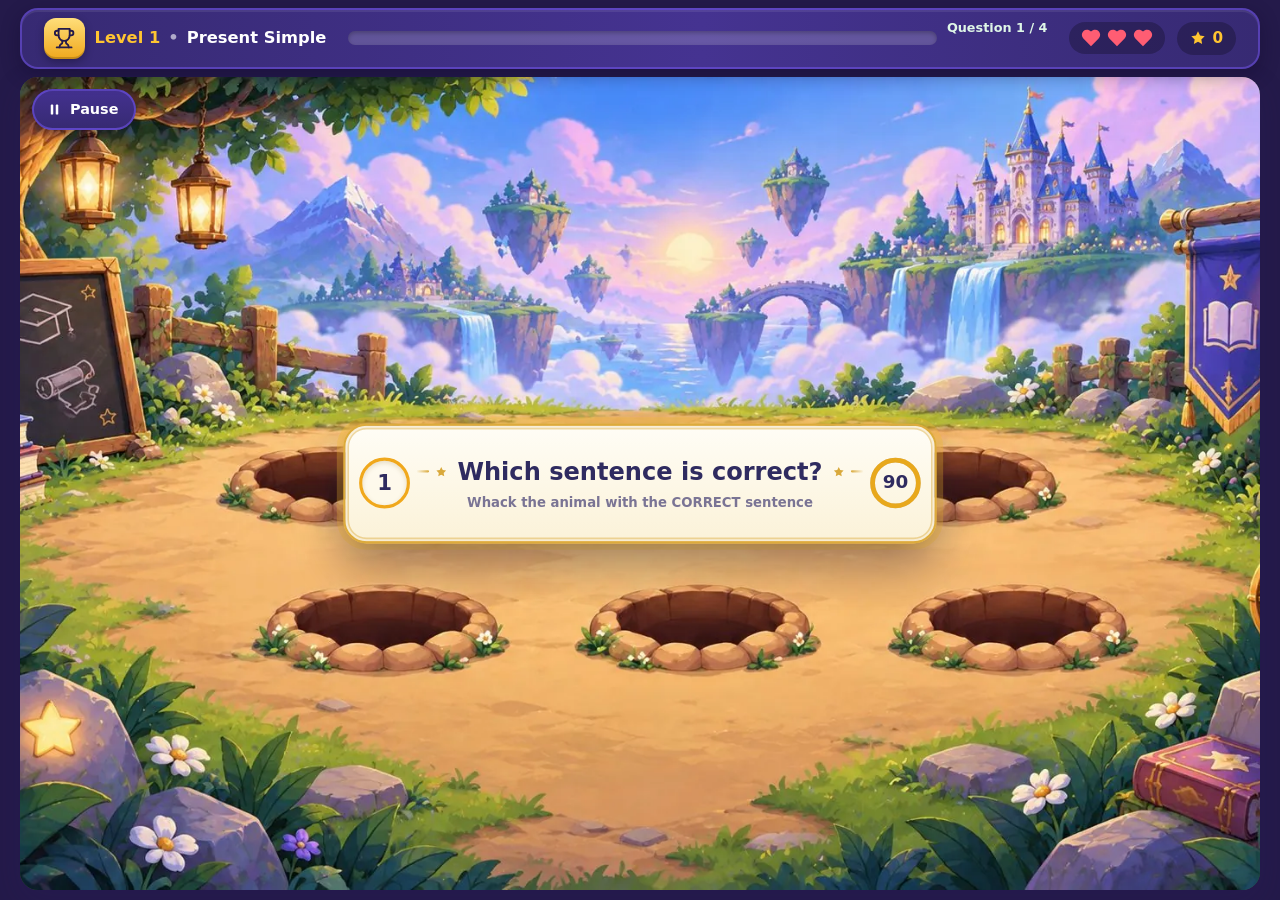
<file: index.html>
<!DOCTYPE html>
<html lang="en">
<head>
  <meta charset="UTF-8">
  <meta name="viewport" content="width=device-width, initial-scale=1.0, viewport-fit=cover">
  <meta name="theme-color" content="#A8DDF6">
  <meta name="description" content="Grammar Quest — master English grammar one whack-a-mole challenge at a time, with the prairie dog crew.">
  <meta name="mobile-web-app-capable" content="yes">
  <meta name="apple-mobile-web-app-capable" content="yes">
  <title>Grammar Quest</title>
  <!-- Asset versioning: bump ?v= whenever css/js changes so every browser
       (GitHub Pages caches HTML for ~10 min) drops its old copy and pulls
       the fixed build immediately. -->
  <link rel="stylesheet" href="css/style.css?v=2026-10-12-1">
  <script src="js/audio.js?v=2026-10-12-1" defer></script>
  <script src="js/speech.js?v=2026-10-12-1" defer></script>
  <script src="js/loader.js?v=2026-10-12-1" defer></script>
  <script src="js/game.js?v=2026-10-12-1" defer></script>
  <script src="js/ui.js?v=2026-10-12-1" defer></script>
</head>
<body>
  <!-- ============ SVG ICON SPRITE (Lucide-style, 24px grid) ============
       Stroke icons inherit `currentColor`; filled icons use fill="currentColor".
       Render with: <svg class="icon"><use href="#i-name"/></svg> -->
  <svg xmlns="http://www.w3.org/2000/svg" style="display:none" aria-hidden="true">
    <symbol id="i-home" viewBox="0 0 24 24" fill="none" stroke="currentColor" stroke-width="2" stroke-linecap="round" stroke-linejoin="round">
      <path d="M15 21v-8a1 1 0 0 0-1-1h-4a1 1 0 0 0-1 1v8"/>
      <path d="M3 10a2 2 0 0 1 .709-1.528l7-5.999a2 2 0 0 1 2.582 0l7 5.999A2 2 0 0 1 21 10v9a2 2 0 0 1-2 2H5a2 2 0 0 1-2-2z"/>
    </symbol>
    <symbol id="i-arrow-left" viewBox="0 0 24 24" fill="none" stroke="currentColor" stroke-width="2" stroke-linecap="round" stroke-linejoin="round">
      <path d="M19 12H5"/>
      <path d="m12 19-7-7 7-7"/>
    </symbol>
    <symbol id="i-chevron-right" viewBox="0 0 24 24" fill="none" stroke="currentColor" stroke-width="2" stroke-linecap="round" stroke-linejoin="round">
      <path d="m9 18 6-6-6-6"/>
    </symbol>
    <symbol id="i-trophy" viewBox="0 0 24 24" fill="none" stroke="currentColor" stroke-width="2" stroke-linecap="round" stroke-linejoin="round">
      <path d="M6 9H4.5a2.5 2.5 0 0 1 0-5H6"/>
      <path d="M18 9h1.5a2.5 2.5 0 0 0 0-5H18"/>
      <path d="M4 22h16"/>
      <path d="M10 14.66V17c0 .55-.47.98-.97 1.21C7.85 18.75 7 20.24 7 22"/>
      <path d="M14 14.66V17c0 .55.47.98.97 1.21C16.15 18.75 17 20.24 17 22"/>
      <path d="M18 2H6v7a6 6 0 0 0 12 0V2Z"/>
    </symbol>
    <symbol id="i-timer" viewBox="0 0 24 24" fill="none" stroke="currentColor" stroke-width="2" stroke-linecap="round" stroke-linejoin="round">
      <circle cx="12" cy="12" r="10"/>
      <path d="M12 6v6l4 2"/>
    </symbol>
    <symbol id="i-lock" viewBox="0 0 24 24" fill="none" stroke="currentColor" stroke-width="2" stroke-linecap="round" stroke-linejoin="round">
      <rect width="18" height="11" x="3" y="11" rx="2"/>
      <path d="M7 11V7a5 5 0 0 1 10 0v4"/>
    </symbol>
    <symbol id="i-lock-open" viewBox="0 0 24 24" fill="none" stroke="currentColor" stroke-width="2" stroke-linecap="round" stroke-linejoin="round">
      <rect width="18" height="11" x="3" y="11" rx="2"/>
      <path d="M7 11V7a5 5 0 0 1 9.9-1"/>
    </symbol>
    <symbol id="i-check" viewBox="0 0 24 24" fill="none" stroke="currentColor" stroke-width="2.5" stroke-linecap="round" stroke-linejoin="round">
      <path d="M20 6 9 17l-5-5"/>
    </symbol>
    <symbol id="i-x" viewBox="0 0 24 24" fill="none" stroke="currentColor" stroke-width="2.5" stroke-linecap="round" stroke-linejoin="round">
      <path d="M18 6 6 18"/>
      <path d="m6 6 12 12"/>
    </symbol>
    <symbol id="i-x-circle" viewBox="0 0 24 24" fill="none" stroke="currentColor" stroke-width="2" stroke-linecap="round" stroke-linejoin="round">
      <circle cx="12" cy="12" r="10"/>
      <path d="m15 9-6 6"/>
      <path d="m9 9 6 6"/>
    </symbol>
    <symbol id="i-restart" viewBox="0 0 24 24" fill="none" stroke="currentColor" stroke-width="2" stroke-linecap="round" stroke-linejoin="round">
      <path d="M3 12a9 9 0 1 0 9-9 9.75 9.75 0 0 0-6.74 2.74L3 8"/>
      <path d="M3 3v5h5"/>
    </symbol>
    <symbol id="i-flame" viewBox="0 0 24 24" fill="none" stroke="currentColor" stroke-width="2" stroke-linecap="round" stroke-linejoin="round">
      <path d="M8.5 14.5A2.5 2.5 0 0 0 11 12c0-1.38-.5-2-1-3-1.072-2.143-.224-4.054 2-6 .5 2.5 2 4.9 4 6.5 2 1.6 3 3.5 3 5.5a7 7 0 1 1-14 0c0-1.153.433-2.294 1-3a2.5 2.5 0 0 0 2.5 2.5z"/>
    </symbol>
    <symbol id="i-list-checks" viewBox="0 0 24 24" fill="none" stroke="currentColor" stroke-width="2" stroke-linecap="round" stroke-linejoin="round">
      <path d="m3 17 2 2 4-4"/>
      <path d="m3 7 2 2 4-4"/>
      <path d="M13 6h8"/>
      <path d="M13 12h8"/>
      <path d="M13 18h8"/>
    </symbol>
    <symbol id="i-star" viewBox="0 0 24 24" fill="currentColor" stroke="none">
      <path d="M12 2l3.09 6.26L22 9.27l-5 4.87L18.18 21 12 17.77 5.82 21 7 14.14l-5-4.87 6.91-1.01z"/>
    </symbol>
    <symbol id="i-star-o" viewBox="0 0 24 24" fill="none" stroke="currentColor" stroke-width="2" stroke-linejoin="round">
      <path d="M12 2l3.09 6.26L22 9.27l-5 4.87L18.18 21 12 17.77 5.82 21 7 14.14l-5-4.87 6.91-1.01z"/>
    </symbol>
    <symbol id="i-heart" viewBox="0 0 24 24" fill="currentColor" stroke="none">
      <path d="M19 14c1.49-1.46 3-3.21 3-5.5A5.5 5.5 0 0 0 16.5 3c-1.76 0-3 .5-4.5 2-1.5-1.5-2.74-2-4.5-2A5.5 5.5 0 0 0 2 8.5c0 2.3 1.5 4.05 3 5.5l7 7Z"/>
    </symbol>
    <symbol id="i-heart-o" viewBox="0 0 24 24" fill="none" stroke="currentColor" stroke-width="2" stroke-linecap="round" stroke-linejoin="round">
      <path d="M19 14c1.49-1.46 3-3.21 3-5.5A5.5 5.5 0 0 0 16.5 3c-1.76 0-3 .5-4.5 2-1.5-1.5-2.74-2-4.5-2A5.5 5.5 0 0 0 2 8.5c0 2.3 1.5 4.05 3 5.5l7 7Z"/>
    </symbol>
    <symbol id="i-play" viewBox="0 0 24 24" fill="currentColor" stroke="none">
      <path d="M8 5.14v13.72a1 1 0 0 0 1.5.86l11-6.86a1 1 0 0 0 0-1.72l-11-6.86a1 1 0 0 0-1.5.86z"/>
    </symbol>
    <symbol id="i-pause" viewBox="0 0 24 24" fill="currentColor" stroke="none">
      <rect x="6" y="4" width="4" height="16" rx="1.4"/>
      <rect x="14" y="4" width="4" height="16" rx="1.4"/>
    </symbol>
    <symbol id="i-volume" viewBox="0 0 24 24" fill="none" stroke="currentColor" stroke-width="2" stroke-linecap="round" stroke-linejoin="round">
      <path d="M11 4.702a.705.705 0 0 0-1.203-.498L6.413 7.587A1.4 1.4 0 0 1 5.416 8H3a1 1 0 0 0-1 1v6a1 1 0 0 0 1 1h2.416a1.4 1.4 0 0 1 .997.413l3.383 3.384A.705.705 0 0 0 11 19.298z"/>
      <path d="M16 9a5 5 0 0 1 0 6"/>
      <path d="M19.364 18.364a9 9 0 0 0 0-12.728"/>
    </symbol>
  </svg>

  <div id="game-root" class="app" data-screen="loading">

    <!-- ============================ LOADING ============================ -->
    <section class="screen screen--loading" id="screen-loading" aria-label="Loading Grammar Quest">
      <div class="loading__scene" aria-hidden="true"></div>
      <div class="loading">
        <div class="loading__mascot" aria-hidden="true">
          <img id="loading-mascot-img"
               src="assets/images/prairie-dogs/prairie-dog-neutral-glasses.webp"
               onerror="this.onerror=null;this.src='assets/images/prairie-dogs/prairie-dog-neutral-glasses.png'"
               alt="" width="140" height="140" draggable="false">
          <span class="loading__hole"></span>
        </div>
        <h1 class="loading__title">Grammar Quest</h1>
        <p class="loading__status" id="loading-status">Preparing your adventure&hellip;</p>
        <div class="loading__progress">
          <div class="loading__bar" id="loading-progressbar" role="progressbar"
               aria-label="Loading progress" aria-valuemin="0" aria-valuemax="100" aria-valuenow="0">
            <div class="loading__bar-fill" id="loading-bar-fill"></div>
          </div>
          <span class="loading__pct" id="loading-pct">0%</span>
        </div>
        <button type="button" class="btn btn--primary loading__retry" id="loading-retry" hidden>
          <svg class="icon" aria-hidden="true"><use href="#i-restart"/></svg>
          <span>Retry</span>
        </button>
        <p class="loading__brand">Boston English Center</p>
      </div>
    </section>

    <!-- ============================ ERROR ============================ -->
    <section class="screen screen--error" id="screen-error" aria-label="Error" hidden>
      <div class="error-box">
        <img class="error-box__mascot" src="assets/images/mascots/fox.webp"
             onerror="this.onerror=null;this.src='assets/images/mascots/fox.png'" alt="" width="120" height="128">
        <h2 class="error-box__title">We couldn&rsquo;t load the game</h2>
        <p class="error-box__text" id="error-message">Something went wrong while loading the questions.</p>
        <button type="button" class="btn btn--primary btn--xl" id="error-retry">Retry</button>
      </div>
    </section>

    <!-- ============================ HOME ============================ -->
    <section class="screen screen--home" id="screen-home" aria-label="Home" hidden>
      <div class="home-scene" aria-hidden="true">
        <div class="home-scene__art"></div>
        <div class="home-scene__scrim"></div>
      </div>
      <div class="home-shell">
        <div class="home-copy">
          <p class="home-badge">✦ English Grammar Game ✦</p>
          <h1 class="home-title">Grammar Quest</h1>
          <p class="home-sub">Master English grammar one challenge at a time.</p>
        </div>
        <div class="home-mascot-area" aria-hidden="true">
          <div class="home-mascot-area__aura"></div>
          <img class="home-mascot" src="assets/images/grammar-quest-home-mascot.webp"
               onerror="this.onerror=null;this.src='assets/images/grammar-quest-home-mascot.png'" alt="" draggable="false">
        </div>
        <div class="home-side">
          <ul class="home-stats" id="home-stats"></ul>
          <div class="home-cta">
            <button type="button" class="btn-home-primary" id="home-continue">
              <svg class="btn-home-primary__icon" viewBox="0 0 24 24" fill="currentColor" aria-hidden="true"><path d="M8 5v14l11-7z"/></svg>
              <span id="home-continue-label">Start Adventure</span>
            </button>
            <button type="button" class="btn-home-secondary" id="home-map">
              <svg class="btn-home-secondary__icon" viewBox="0 0 24 24" fill="none" stroke="currentColor" stroke-width="2" aria-hidden="true"><path d="M9 20l-5.5-2.5v-13L9 7l6-2.5L20.5 7v13L15 17.5 9 20z"/></svg>
              <span>Level Map</span>
            </button>
          </div>
          <div class="home-tools">
            <button type="button" class="icon-btn" id="home-help" aria-label="How to play">
              <svg class="icon" viewBox="0 0 24 24" fill="none" stroke="currentColor" stroke-width="2" aria-hidden="true"><circle cx="12" cy="12" r="10"/><path d="M9.1 9a3 3 0 015.8 1c0 2-3 2.2-3 4"/><circle cx="12" cy="17.2" r=".8" fill="currentColor" stroke="none"/></svg>
            </button>
          </div>
        </div>
      </div>
      <p class="home-brand">Boston English Center</p>
    </section>

    <!-- ============================ LEVEL MAP ============================ -->
    <section class="screen screen--map" id="screen-map" aria-label="Level map" hidden>
      <header class="screen-header screen-header--map">
        <button type="button" class="icon-btn" id="map-home" aria-label="Back to home">
          <svg class="icon" aria-hidden="true"><use href="#i-home"/></svg>
        </button>
        <div class="screen-header__titles">
          <span class="screen-header__brand">Grammar Quest</span>
          <h2 class="screen-header__title">Adventure Map</h2>
        </div>
        <div class="star-total" id="map-stars" aria-label="Total stars">
          <svg class="icon icon--gold" aria-hidden="true"><use href="#i-star"/></svg>
          <span>0</span>
        </div>
      </header>
      <div class="map-viewport">
        <div class="map-fade map-fade--top" aria-hidden="true"></div>
        <div class="map-canvas" id="map-canvas">
          <!-- level nodes rendered by ui.js -->
        </div>
        <div class="map-fade map-fade--bottom" aria-hidden="true"></div>
      </div>
    </section>

    <!-- ============================ LEVEL DETAIL ============================ -->
    <section class="screen screen--level" id="screen-level" aria-label="Level details" hidden>
      <header class="screen-header">
        <button type="button" class="icon-btn" id="level-back" aria-label="Back to map">
          <svg class="icon" aria-hidden="true"><use href="#i-arrow-left"/></svg>
        </button>
        <div class="screen-header__titles">
          <h2 class="screen-header__title" id="level-title">Level 1</h2>
          <p class="screen-header__subtitle" id="level-topic"></p>
        </div>
        <div class="star-total" id="level-stars" aria-label="Level stars">
          <svg class="icon icon--gold" aria-hidden="true"><use href="#i-star"/></svg>
          <span>0</span>
        </div>
      </header>
      <div class="level-body">
        <p class="level-desc" id="level-desc"></p>
        <ul class="challenge-list" id="challenge-list">
          <!-- challenge cards rendered by ui.js -->
        </ul>
      </div>
    </section>

    <!-- ============================ CHALLENGE INTRO ============================ -->
    <section class="screen screen--intro" id="screen-intro" aria-label="Challenge intro" hidden>
      <div class="intro-stage">

        <!-- backdrop: blurred castle academy, colored glows, vignette -->
        <div class="intro-bg" aria-hidden="true">
          <div class="intro-bg__art"></div>
          <div class="intro-bg__glow intro-bg__glow--blue"></div>
          <div class="intro-bg__glow intro-bg__glow--pink"></div>
          <div class="intro-bg__shade"></div>
        </div>

        <!-- drifting sparkles -->
        <div class="intro-sparks" aria-hidden="true">
          <i></i><i></i><i></i><i></i><i></i><i></i><i></i><i></i><i></i><i></i>
        </div>

        <!-- floating grammar cards, kept faint and secondary -->
        <div class="intro-deco" aria-hidden="true">
          <span class="intro-card intro-card--he"><b>He</b><b>plays</b></span>
          <span class="intro-card intro-card--ido"><b>I</b><b>do</b></span>
        </div>

        <!-- top-left navigation pill -->
        <button type="button" class="intro-nav" id="intro-back" aria-label="Back to level">
          <span class="intro-nav__back" aria-hidden="true">
            <svg class="icon"><use href="#i-arrow-left"/></svg>
          </span>
          <span class="intro-nav__label" id="intro-level-title">Level 1</span>
        </button>

        <!-- top-right game branding -->
        <div class="intro-brand" aria-hidden="true">
          <div class="intro-brand__logo">
            <svg class="intro-brand__cap" viewBox="0 0 34 24">
              <path d="M17 2 33 9.4 17 16.8 1 9.4Z" fill="#FFC531" stroke="#372A73" stroke-width="1.8" stroke-linejoin="round"/>
              <path d="M6.5 12.6v5.1c0 2.5 4.7 4.5 10.5 4.5s10.5-2 10.5-4.5v-5.1" fill="none" stroke="#372A73" stroke-width="2" stroke-linecap="round"/>
              <path d="M29 10.8v6.4" fill="none" stroke="#FFC531" stroke-width="2.2" stroke-linecap="round"/>
            </svg>
            <span class="intro-brand__g">Grammar</span><span class="intro-brand__q">Quest</span>
          </div>
          <span class="intro-brand__sub">Boston English Center</span>
        </div>

        <!-- main split: challenge info (left) / mascot close-up (right) -->
        <div class="intro-main">
          <div class="intro-info">
            <p class="intro__kicker" id="intro-kicker">Challenge 1</p>
            <h3 class="intro__title" id="intro-title">Choose the Correct Sentence</h3>
            <p class="intro__instruction" id="intro-instruction"></p>
            <ul class="intro__chips" id="intro-chips">
              <!-- HUD pills rendered by ui.js -->
            </ul>
            <button type="button" class="intro__start" id="intro-start">
              <span>Start Challenge</span>
              <svg class="intro__start-arrow" aria-hidden="true"><use href="#i-chevron-right"/></svg>
            </button>
          </div>
          <div class="intro-hero">
            <img id="intro-mascot" src="assets/images/mascots/prairie-dog-hero.webp"
                 onerror="this.onerror=null;this.src='assets/images/mascots/prairie-dog-hero.png'"
                 alt="Prairie Dog mascot in round glasses and a purple hoodie, pointing at you" draggable="false">
          </div>
        </div>

      </div>
    </section>

    <!-- ============================ GAMEPLAY ============================ -->
    <section class="screen screen--game" id="screen-game" aria-label="Gameplay" hidden>
      <header class="gamebar">
        <div class="gamebar__level">
          <span class="gamebar__shield" aria-hidden="true">
            <svg class="icon" aria-hidden="true"><use href="#i-trophy"/></svg>
          </span>
          <span class="gamebar__title">
            <strong id="hud-level">Level 1</strong>
            <span class="gamebar__sep" aria-hidden="true">•</span>
            <span id="hud-challenge">Present Simple</span>
            <span class="gamebar__finaltag" id="hud-finaltag" hidden>Final</span>
          </span>
        </div>
        <div class="gamebar__progress">
          <div class="gamebar__bar"><div class="gamebar__fill" id="hud-progress-fill"></div></div>
          <span class="gamebar__qlabel" id="hud-progress-label">Question 1 / 5</span>
        </div>
        <div class="gamebar__stats">
          <div class="gamebar__hearts" id="hud-hearts" aria-label="Lives"></div>
          <div class="gamebar__timer" id="hud-timer-wrap" hidden>
            <svg class="icon" aria-hidden="true"><use href="#i-timer"/></svg>
            <span id="hud-timer">1:30</span>
          </div>
          <div class="gamebar__score" id="hud-score-wrap">
            <svg class="icon" aria-hidden="true"><use href="#i-star"/></svg>
            <span id="hud-score">0</span>
          </div>
          <div class="gamebar__streak" id="hud-streak" hidden aria-label="Answer streak">
            <svg class="icon" aria-hidden="true"><use href="#i-flame"/></svg>
            <span id="hud-streak-count">×2</span>
          </div>
        </div>
      </header>

      <div class="whack" id="whack">
        <div class="whack__bg" aria-hidden="true"></div>

        <div class="instruction" id="instruction">
          <span class="instruction__badge" id="instruction-badge" aria-hidden="true">1</span>
          <span class="instruction__orn" aria-hidden="true">
            <i class="instruction__orn-line"></i>
            <svg class="instruction__orn-star" viewBox="0 0 24 24"><use href="#i-star"/></svg>
          </span>
          <p class="instruction__text" id="instruction-text">Tap the correct sentence</p>
          <span class="instruction__orn" aria-hidden="true">
            <svg class="instruction__orn-star" viewBox="0 0 24 24"><use href="#i-star"/></svg>
            <i class="instruction__orn-line"></i>
          </span>
          <p class="instruction__hint" id="instruction-hint" hidden></p>
          <p class="instruction__sentence" id="instruction-sentence" hidden></p>
          <button type="button" class="speech-btn instruction__speak" id="instruction-speak" hidden
                  aria-label="Listen to the sentence">
            <svg class="icon" aria-hidden="true"><use href="#i-volume"/></svg>
            <span>Listen</span>
          </button>
          <div class="instruction__timer" id="instruction-timer" aria-hidden="true">
            <svg class="instruction__ring" viewBox="0 0 44 44">
              <circle class="instruction__ring-track" cx="22" cy="22" r="19"></circle>
              <circle class="instruction__ring-fill" id="instruction-ring" cx="22" cy="22" r="19"></circle>
            </svg>
            <span class="instruction__seconds" id="instruction-seconds">90</span>
          </div>
        </div>

        <div class="yard" id="yard"></div>

        <button type="button" class="pause-pill" id="hud-pause" aria-label="Pause game">
          <svg class="icon" aria-hidden="true"><use href="#i-pause"/></svg>
          <span>Pause</span>
        </button>

        <div class="score-popups" id="score-popups" aria-hidden="true"></div>

        <div class="binary" id="binary" hidden>
          <button type="button" class="paddle paddle--good" id="answer-correct">
            <svg class="paddle__mark" viewBox="0 0 24 24" aria-hidden="true"><use href="#i-check"/></svg><span>Correct</span>
          </button>
          <button type="button" class="paddle paddle--bad" id="answer-incorrect">
            <svg class="paddle__mark" viewBox="0 0 24 24" aria-hidden="true"><use href="#i-x"/></svg><span>Mistake</span>
          </button>
        </div>

        <!-- Verdict panel. Three zones — status / explanation / next action —
             plus the CSS-only gold crest and corner flourishes. It is `hidden`
             (so it reserves no space) until showFeedback() paints a verdict,
             and Next hides it again. ui.js fills #feedback-detail. -->
        <div class="feedback-card" id="feedback" role="status" hidden>
          <span class="feedback-card__crest" aria-hidden="true"></span>
          <span class="feedback-card__corner feedback-card__corner--tl" aria-hidden="true"></span>
          <span class="feedback-card__corner feedback-card__corner--tr" aria-hidden="true"></span>
          <span class="feedback-card__corner feedback-card__corner--bl" aria-hidden="true"></span>
          <span class="feedback-card__corner feedback-card__corner--br" aria-hidden="true"></span>

          <div class="feedback-card__status">
            <span class="feedback-card__badge">
              <svg class="feedback-card__mark" viewBox="0 0 24 24" aria-hidden="true"><use id="feedback-icon-use" href="#i-check"/></svg>
            </span>
            <strong class="feedback-card__title" id="feedback-title">Correct!</strong>
          </div>

          <span class="feedback-card__divider" aria-hidden="true"></span>

          <div class="feedback-card__detail">
            <button type="button" class="speech-btn feedback-card__speak" id="feedback-speak" hidden
                    aria-label="Listen to the correct sentence">
              <svg class="icon" aria-hidden="true"><use href="#i-volume"/></svg>
              <span>Listen</span>
            </button>
            <div class="feedback-card__body" id="feedback-detail"></div>
          </div>

          <button type="button" class="feedback-card__next" id="feedback-continue">
            <span id="feedback-next-label">Next</span>
            <svg class="icon feedback-card__next-arrow" aria-hidden="true"><use href="#i-chevron-right"/></svg>
          </button>
        </div>

        <!-- Cinematic pause: the veil freezes, greys and blurs the SCENE only
             (the purple header above .whack is never part of its backdrop),
             and carries the one big golden Play button that resumes play. -->
        <div class="pause-veil" id="pause-veil" role="dialog" aria-label="Game paused" hidden>
          <button type="button" class="pause-play" id="pause-play" aria-label="Resume game">
            <span class="pause-play__face" aria-hidden="true">
              <svg class="pause-play__icon" viewBox="0 0 24 24" aria-hidden="true"><use href="#i-play"/></svg>
            </span>
          </button>
        </div>
      </div>
    </section>

    <!-- ============================ RESULTS ============================ -->
    <section class="screen screen--results" id="screen-results" aria-label="Challenge results" hidden>
      <div class="results" id="results-body">
        <!-- rendered by ui.js -->
      </div>
    </section>

    <!-- ============================ REVIEW MISTAKES ============================ -->
    <section class="screen screen--review" id="screen-review" aria-label="Review mistakes" hidden>
      <header class="screen-header">
        <button type="button" class="icon-btn" id="review-back" aria-label="Back">
          <svg class="icon" aria-hidden="true"><use href="#i-arrow-left"/></svg>
        </button>
        <h2 class="screen-header__title">Review Mistakes</h2>
        <span aria-hidden="true" style="width:44px"></span>
      </header>
      <div class="review-body">
        <ul class="review-list" id="review-list"></ul>
      </div>
    </section>

    <!-- ============================ LEVEL COMPLETE ============================ -->
    <section class="screen screen--level-complete" id="screen-level-complete" aria-label="Level complete" hidden>
      <div class="level-complete" id="level-complete-body">
        <!-- rendered by ui.js -->
      </div>
    </section>
  </div>

  <!-- ============================== MODALS ==============================
       Pause has no modal: it is the in-field #pause-veil (see #whack). -->
  <div class="modal-root" id="modal-root" hidden>
    <div class="modal modal--help" id="modal-help" role="dialog" aria-modal="true" aria-label="How to play" hidden>
      <img class="modal__mascot" src="assets/images/mascots/owl.webp"
           onerror="this.onerror=null;this.src='assets/images/mascots/owl.png'" alt="" width="96" height="92">
      <h2 class="modal__title">How to play</h2>
      <ul class="help-list">
        <li>Read the instruction at the top of the field.</li>
        <li>Tap the right answer before the timer runs out.</li>
        <li>Correct answers in a row build a streak bonus.</li>
        <li>Wrong answers cost one heart — lose them all and the challenge ends.</li>
        <li>Reach the target accuracy to pass and unlock the next challenge.</li>
      </ul>
      <div class="modal__actions">
        <button type="button" class="btn btn--primary btn--block" id="help-close">Got it</button>
      </div>
    </div>

    <div class="modal modal--confirm" id="modal-confirm" role="dialog" aria-modal="true" aria-label="Confirm" hidden>
      <h2 class="modal__title" id="confirm-title">Are you sure?</h2>
      <p class="modal__text" id="confirm-text"></p>
      <div class="modal__actions modal__actions--row">
        <button type="button" class="btn btn--secondary" id="confirm-cancel">Cancel</button>
        <button type="button" class="btn btn--danger" id="confirm-ok">Yes, reset</button>
      </div>
    </div>
  </div>

  <div class="toast" id="toast" role="status" hidden></div>
</body>
</html>
</file>
<file: css/style.css>
/* ==========================================================================
   Grammar Quest — UI stylesheet
   Gameplay = whack-a-mole: mascots pop out of holes with sentence bubbles.
   Design: purple/blue brand, gold rewards, green success, red/pink mistakes,
   clean fantasy scene, compact HUD, light feedback. Boston English Center.
   ========================================================================== */

/* ------------------------------ 1. Tokens ------------------------------ */
:root {
  --brand-900: #241A4A;
  --brand-800: #32255E;
  --brand-700: #4B3596;
  --brand-600: #5B41BE;
  --brand-500: #7C5CFF;
  --brand-300: #B9A5FF;
  --blue-500: #4FA3FF;
  --blue-300: #9CCBFF;
  --gold-500: #FFC531;
  --gold-600: #F0A81C;
  --green-700: #3E9D5C;
  --green-600: #2F8F4E;
  --green-500: #35C46E;
  --green-300: #8FDB8F;
  --red-500: #FF5D73;
  --red-600: #E8445C;
  --ink-900: #2A2140;
  --ink-600: #4E4570;
  --ink-300: #8B84A8;
  --paper: #FFFFFF;
  --paper-soft: #F4F1FF;

  --grad-brand: linear-gradient(135deg, #5B41BE 0%, #4B3596 55%, #37287A 100%);
  --grad-gold: linear-gradient(180deg, #FFDE7A 0%, #FFC531 55%, #F0A81C 100%);
  --grad-green: linear-gradient(180deg, #4CD986 0%, #35C46E 60%, #23A657 100%);
  --grad-danger: linear-gradient(180deg, #FF8296 0%, #FF5D73 60%, #E8445C 100%);

  --shadow-soft: 0 4px 14px rgba(43, 27, 96, 0.14);
  --shadow-card: 0 10px 30px rgba(43, 27, 96, 0.18);
  --shadow-pop: 0 14px 34px rgba(43, 27, 96, 0.28);
  --glow-gold: 0 0 0 4px rgba(255, 197, 49, 0.45);

  --radius-s: 10px;
  --radius-m: 16px;
  --radius-l: 22px;
  --radius-pill: 999px;

  --font: "Segoe UI", system-ui, -apple-system, Roboto, "Helvetica Neue", Arial, sans-serif;

  --tap: 44px;

  --sat: env(safe-area-inset-top, 0px);
  --sab: env(safe-area-inset-bottom, 0px);
  --sal: env(safe-area-inset-left, 0px);
  --sar: env(safe-area-inset-right, 0px);
}

/* ------------------------------ 2. Reset ------------------------------- */
*,
*::before,
*::after {
  box-sizing: border-box;
  margin: 0;
  padding: 0;
}

/* The hidden attribute must ALWAYS win. Component classes that set their own
   `display` (feedback card, binary paddles, streak chip…) would otherwise
   override the browser's default [hidden] { display: none } and keep
   "hidden" elements painted on screen — e.g. the verdict card showing up
   before the player has answered. Every show/hide in ui.js drives this
   attribute, so it has to stay authoritative. */
[hidden] { display: none !important; }

html {
  -webkit-text-size-adjust: 100%;
  text-size-adjust: 100%;
}

html {
  height: 100%;
}

/* App shell: pin the body to the viewport so no webview dvh/ICB rounding
   can ever make the page taller than the visible area. */
body {
  position: fixed;
  inset: 0;
  width: 100%;
  overflow: hidden;
  font-family: var(--font);
  font-size: 16px;
  line-height: 1.5;
  color: var(--ink-900);
  background: var(--grad-brand);
  -webkit-font-smoothing: antialiased;
  user-select: none;
}

img {
  max-width: 100%;
  height: auto;
  display: block;
}

/* Touch ergonomics: no double-tap-zoom delay on controls, no iOS tap flash,
 * no accidental text-selection drags during gameplay. Pinch zoom itself is
 * left enabled for accessibility. */
button,
.mole,
.paddle,
.intro__start,
.challenge-card__start,
.pause-pill,
.icon-btn,
.btn-home-primary,
.btn-home-secondary {
  touch-action: manipulation;
  -webkit-tap-highlight-color: transparent;
  tap-highlight-color: transparent;
}

/* Game screens must never rubber-band or scroll-chain on mobile webviews;
   the map viewport keeps its own controlled scrolling. */
.app {
  overscroll-behavior: none;
}

/* --------------------- 2B. SVG icon system (sprite) --------------------
 * Every icon references a <symbol> in the index.html sprite. Stroke icons
 * inherit currentColor; filled symbols use fill="currentColor". Size comes
 * from the width/height attributes set at render time or from context CSS. */
.icon {
  display: inline-block;
  width: 1em;
  height: 1em;
  flex-shrink: 0;
  vertical-align: -0.125em;
  pointer-events: none;
}

.icon--gold { color: var(--gold-500); }
.icon--red { color: var(--red-500); }
.star--empty { opacity: 0.45; }

button {
  font: inherit;
  color: inherit;
  background: none;
  border: none;
  cursor: pointer;
  touch-action: manipulation;
}

ul { list-style: none; }

:focus-visible {
  outline: 3px solid var(--gold-500);
  outline-offset: 2px;
  border-radius: 6px;
}

/* --------------------------- 3. Screen system -------------------------- */
.app {
  position: relative;
  width: min(100%, 1400px);
  margin-inline: auto;
  height: 100vh;
  height: 100dvh;
  max-height: 100%; /* guards against webview dvh rounding on fractional DPRs */
  display: flex;
  flex-direction: column;
  overflow: hidden;
}

/* Let the illustrated map and play field reach both edges on desktop.
   Smaller breakpoints keep their existing viewport-specific layouts. */
@media (min-width: 1025px) {
  .app {
    width: 100%;
    max-width: none;
    margin-inline: 0;
  }
}

.screen {
  position: absolute;
  inset: 0;
  display: flex;
  flex-direction: column;
  min-height: 0;
  padding-top: var(--sat);
  padding-bottom: var(--sab);
  animation: screen-in 260ms ease both;
}

.screen[hidden] { display: none; }

@keyframes screen-in {
  from { opacity: 0; transform: translateY(14px) scale(0.985); }
  to   { opacity: 1; transform: translateY(0) scale(1); }
}

/* Shared screen header */
.screen-header {
  display: flex;
  align-items: center;
  gap: 12px;
  padding: clamp(10px, 2vh, 18px) clamp(14px, 3vw, 24px);
  color: #fff;
}

.screen-header__titles {
  flex: 1;
  min-width: 0;
  display: flex;
  flex-direction: column;
}

.screen-header__title {
  font-size: clamp(1.15rem, 2.6vw, 1.5rem);
  font-weight: 800;
  white-space: nowrap;
  overflow: hidden;
  text-overflow: ellipsis;
}

.screen-header__subtitle {
  font-size: clamp(0.8rem, 1.8vw, 0.95rem);
  color: var(--blue-300);
  white-space: nowrap;
  overflow: hidden;
  text-overflow: ellipsis;
}

.star-total {
  display: flex;
  align-items: center;
  gap: 6px;
  background: rgba(255, 255, 255, 0.14);
  border: 1px solid rgba(255, 255, 255, 0.25);
  color: #fff;
  font-weight: 700;
  padding: 6px 12px;
  border-radius: var(--radius-pill);
  flex-shrink: 0;
  font-variant-numeric: tabular-nums;
}

.star-total .icon { width: 22px; height: 22px; }

/* ------------------------------ 4. Buttons ----------------------------- */
.btn {
  display: inline-flex;
  align-items: center;
  justify-content: center;
  gap: 8px;
  min-height: 48px;
  padding: 10px 22px;
  border-radius: var(--radius-pill);
  font-weight: 700;
  font-size: 1rem;
  transition: transform 120ms ease, box-shadow 160ms ease, filter 160ms ease;
  text-align: center;
}

.btn:active { transform: translateY(2px) scale(0.98); }

.btn--primary {
  background: var(--grad-gold);
  color: var(--brand-900);
  box-shadow: 0 6px 18px rgba(240, 168, 28, 0.45), inset 0 -3px 0 rgba(0, 0, 0, 0.12);
}
.btn--primary:hover { filter: brightness(1.05); }

.btn--secondary {
  background: rgba(255, 255, 255, 0.12);
  color: #fff;
  border: 2px solid rgba(255, 255, 255, 0.55);
}
.btn--secondary:hover { background: rgba(255, 255, 255, 0.2); }

.btn--danger { background: var(--grad-danger); color: #fff; }
.btn--danger-ghost { color: var(--red-500); border: 2px solid currentColor; }
.btn--ghost { color: rgba(255, 255, 255, 0.85); border: 2px solid rgba(255, 255, 255, 0.35); }

.btn--xl {
  min-height: 58px;
  font-size: clamp(1.05rem, 2.4vw, 1.2rem);
  padding: 12px 30px;
}

.btn--block { width: 100%; }
.btn[disabled] { opacity: 0.55; pointer-events: none; }

.icon-btn {
  width: var(--tap);
  height: var(--tap);
  display: inline-flex;
  align-items: center;
  justify-content: center;
  border-radius: 50%;
  background: rgba(255, 255, 255, 0.14);
  border: 1px solid rgba(255, 255, 255, 0.28);
  color: #fff;
  transition: background 160ms ease, transform 160ms ease, box-shadow 160ms ease;
  flex-shrink: 0;
}

.icon-btn:hover {
  background: rgba(255, 255, 255, 0.26);
  transform: translateY(-2px);
  box-shadow: 0 6px 14px rgba(20, 12, 48, 0.35);
}
.icon-btn:active { transform: translateY(0) scale(0.92); }
.icon-btn .icon { width: 24px; height: 24px; transition: transform 320ms cubic-bezier(0.34, 1.3, 0.64, 1); }
.icon-btn--gear:hover .icon { transform: rotate(45deg); }
.icon-btn--solid { background: var(--brand-700); border-color: var(--brand-500); }
.icon-flip-x { transform: scaleX(-1); }
.icon-btn__glyph { font-size: 1.2rem; font-weight: 800; color: #fff; }

/* Switch */
.switch {
  width: 56px;
  height: 32px;
  border-radius: var(--radius-pill);
  background: var(--ink-300);
  position: relative;
  transition: background 160ms ease;
  flex-shrink: 0;
}

.switch[aria-checked="true"] { background: var(--green-500); }

.switch__knob {
  position: absolute;
  top: 4px;
  left: 4px;
  width: 24px;
  height: 24px;
  border-radius: 50%;
  background: #fff;
  box-shadow: 0 2px 6px rgba(0, 0, 0, 0.25);
  transition: transform 160ms ease;
}

.switch[aria-checked="true"] .switch__knob { transform: translateX(24px); }

/* --------------------------- 5. Loading / error ------------------------ */
.screen--loading,
.screen--error {
  align-items: center;
  justify-content: center;
  background: var(--grad-brand);
  color: #fff;
  text-align: center;
  padding: 24px;
}

/* Soft fantasy artwork behind the loader (non-blocking, dimmed + blurred
 * so text always wins). WebP first via image-set, JPEG fallback. */
.loading__scene {
  position: absolute;
  inset: 0;
  background: url("../assets/images/loading-scene.jpg") center / cover no-repeat;
  opacity: 0.28;
  filter: saturate(0.9) blur(1.5px);
  pointer-events: none;
}
@supports (background-image: image-set("a.webp" type("image/webp"))) {
  .loading__scene {
    background-image: image-set(
      url("../assets/images/loading-scene.webp") type("image/webp"),
      url("../assets/images/loading-scene.jpg") type("image/jpeg")
    );
  }
}
/* vignette keeps the centered content readable over the artwork */
.screen--loading::after {
  content: "";
  position: absolute;
  inset: 0;
  background:
    radial-gradient(75% 60% at 50% 42%, rgba(24, 14, 66, 0.1), rgba(24, 14, 66, 0.78) 100%),
    linear-gradient(180deg, rgba(24, 14, 66, 0.35), rgba(24, 14, 66, 0.6));
  pointer-events: none;
}

.loading {
  position: relative;
  z-index: 1;
  display: flex;
  flex-direction: column;
  align-items: center;
  width: min(92%, 420px);
}

/* Prairie dog mascot popping out of its hole while the game loads */
.loading__mascot {
  position: relative;
  width: 132px;
  height: 132px;
  display: flex;
  align-items: flex-end;
  justify-content: center;
  animation: loading-bob 2.6s ease-in-out infinite;
  will-change: transform;
}
.loading__mascot img {
  width: 118px;
  height: auto;
  display: block;
  filter: drop-shadow(0 12px 18px rgba(6, 3, 24, 0.55));
  animation: loading-peek 2.6s ease-in-out infinite;
  transform-origin: 50% 100%;
}
.loading__hole {
  position: absolute;
  bottom: -7px;
  left: 50%;
  transform: translateX(-50%);
  width: 120px;
  height: 26px;
  border-radius: 50%;
  background: radial-gradient(50% 50% at 50% 50%, rgba(8, 4, 26, 0.85), rgba(8, 4, 26, 0) 72%);
}
@keyframes loading-bob {
  0%, 100% { transform: translateY(0); }
  50% { transform: translateY(-9px); }
}
@keyframes loading-peek {
  0%, 100% { transform: rotate(-3deg); }
  50% { transform: rotate(3deg); }
}

.loading__title {
  font-size: clamp(1.7rem, 6vw, 2.5rem);
  font-weight: 800;
  letter-spacing: 0.01em;
  margin-top: 18px;
  text-shadow: 0 3px 0 rgba(11, 6, 35, 0.55), 0 10px 28px rgba(6, 3, 24, 0.6);
}
.loading__status {
  color: var(--blue-300);
  margin-top: 6px;
  font-weight: 600;
  min-height: 1.4em; /* reserve the line so retry text never shifts layout */
}

.loading__progress {
  display: flex;
  align-items: center;
  gap: 12px;
  width: min(100%, 300px);
  margin-top: 18px;
}
.loading__bar {
  flex: 1;
  height: 14px;
  border-radius: 999px;
  background: rgba(255, 255, 255, 0.14);
  box-shadow: inset 0 2px 4px rgba(6, 3, 24, 0.45);
  overflow: hidden;
}
.loading__bar-fill {
  height: 100%;
  width: 0%;
  border-radius: 999px;
  background: linear-gradient(90deg, var(--brand-400, #9B7BFF), var(--gold-400, #FFC531));
  box-shadow: 0 0 12px rgba(255, 197, 49, 0.55);
  transition: width 260ms ease-out;
}
/* moving shine keeps the bar alive even between file settles */
.loading__bar-fill::after {
  content: "";
  display: block;
  height: 100%;
  background: linear-gradient(100deg, transparent 20%, rgba(255, 255, 255, 0.5) 50%, transparent 80%);
  background-size: 200% 100%;
  animation: loading-shine 1.6s linear infinite;
  border-radius: inherit;
}
@keyframes loading-shine {
  from { background-position: 200% 0; }
  to { background-position: -200% 0; }
}
.loading__pct {
  font-weight: 800;
  font-variant-numeric: tabular-nums;
  font-size: 0.95rem;
  min-width: 3.2em;
  text-align: right;
  color: #FFE9B8;
}

.loading__retry { margin-top: 20px; }
.loading__retry[hidden] { display: none; }

.loading__brand {
  margin-top: 26px;
  font-size: 0.72rem;
  font-weight: 700;
  letter-spacing: 0.14em;
  text-transform: uppercase;
  color: rgba(255, 255, 255, 0.55);
}

/* Fade-out beat when loading completes (ui.js adds .is-done). */
.screen--loading.is-done { animation: loading-out 340ms ease forwards; }
@keyframes loading-out {
  to { opacity: 0; transform: scale(1.03); }
}
/* Failure state: gentle shake so the Retry button draws the eye. */
.screen--loading.is-failed .loading__bar {
  background: rgba(255, 93, 115, 0.25);
}
.screen--loading.is-failed .loading { animation: loading-nudge 420ms ease; }
@keyframes loading-nudge {
  0%, 100% { transform: translateX(0); }
  30% { transform: translateX(-7px); }
  60% { transform: translateX(6px); }
}

@media (prefers-reduced-motion: reduce) {
  .loading__mascot,
  .loading__mascot img,
  .loading__bar-fill::after { animation: none; }
}
body.reduce-motion .loading__mascot,
body.reduce-motion .loading__mascot img,
body.reduce-motion .loading__bar-fill::after { animation: none; }

@keyframes float {
  0%, 100% { transform: translateY(0); }
  50% { transform: translateY(-8px); }
}

.error-box { max-width: 420px; display: flex; flex-direction: column; align-items: center; gap: 10px; }
.error-box__mascot { width: clamp(90px, 18vw, 130px); }
.error-box__title { font-size: clamp(1.3rem, 4vw, 1.6rem); font-weight: 800; }
.error-box__text { color: var(--blue-300); margin-bottom: 8px; overflow-wrap: break-word; }

/* ------------------------------- 6. Home ------------------------------- */

/* ========================= HOME / ENTRY SCREEN =========================
 * Premium fantasy-academy landing. Two-column hero on desktop:
 * text + progress + CTAs left, large transparent Prairie Dog right.
 * Background is layered CSS gradients (castle-atmosphere mood), NOT an
 * embedded screenshot. All progress values come from the game engine.
 * ====================================================================== */

.screen--home {
  position: absolute;
  inset: 0;
  overflow: hidden;
  display: flex;
  flex-direction: column;
  /* The mascot bleeds off the true bottom edge (artwork is bottom-cropped);
     safe-area insets are handled per-element (brand) instead of as a band. */
  padding-bottom: 0;
}

/* ---- Painted fantasy-landscape background (supplied artwork) ---- */
.home-scene {
  position: absolute;
  inset: 0;
  z-index: 0;
  pointer-events: none;
  overflow: hidden;
  background: #8FBFE8; /* base while the artwork loads */
}

.home-scene__art {
  position: absolute;
  inset: 0;
  background: url("../assets/images/home-bg.jpg") center / cover no-repeat;
}
@supports (background-image: image-set("a.webp" type("image/webp"))) {
  .home-scene__art {
    background-image: image-set(
      url("../assets/images/home-bg.webp") type("image/webp"),
      url("../assets/images/home-bg.jpg") type("image/jpeg")
    );
  }
}

/* Soft navy scrims keep the copy readable over the busy painting: a gentle
   top+bottom veil by default (stacked phone layout), and a left-side veil on
   wide screens where the text column sits. */
.home-scene__scrim {
  position: absolute;
  inset: 0;
  background:
    linear-gradient(180deg,
      rgba(12, 26, 50, 0.42) 0%,
      rgba(12, 26, 50, 0.16) 26%,
      rgba(12, 26, 50, 0) 52%,
      rgba(12, 26, 50, 0.38) 100%);
}

@media (min-width: 901px) {
  .home-scene__scrim {
    background:
      linear-gradient(90deg,
        rgba(12, 26, 50, 0.52) 0%,
        rgba(12, 26, 50, 0.32) 30%,
        rgba(12, 26, 50, 0.04) 62%,
        rgba(12, 26, 50, 0.3) 100%),
      linear-gradient(180deg,
        rgba(12, 26, 50, 0.22) 0%,
        rgba(12, 26, 50, 0) 24%,
        rgba(12, 26, 50, 0) 66%,
        rgba(12, 26, 50, 0.4) 100%);
  }
}

/* Two-column hero via grid: copy + actions share the left column, the
   Prairie Dog owns the right column and spans both rows. Phone/tablet-port
   stacks copy -> mascot -> actions in one column (see media queries). */
.home-shell {
  position: relative;
  z-index: 1;
  flex: 1;
  min-height: 0;
  display: grid;
  grid-template-columns: minmax(0, 1fr) minmax(340px, 1.12fr);
  grid-template-rows: auto minmax(0, 1fr);
  grid-template-areas:
    "copy masc"
    "side masc";
  align-items: center;
  column-gap: clamp(16px, 3.5vw, 56px);
  width: min(100%, 1320px);
  margin-inline: auto;
  padding: clamp(12px, 2.5vh, 24px) clamp(16px, 4vw, 48px) 0; /* no dead band under the mascot */
  overflow-y: auto;
  overflow-x: clip;
}

.home-copy {
  grid-area: copy;
  min-width: 0;
  display: flex;
  flex-direction: column;
  align-items: flex-start;
  gap: clamp(8px, 1.6vh, 16px);
  text-align: left;
}

.home-side {
  grid-area: side;
  min-width: 0;
  display: flex;
  flex-direction: column;
  align-items: flex-start;
  gap: clamp(10px, 1.8vh, 18px);
}

/* RIGHT column: the hero Prairie Dog — large, transparent, anchored to the
   very bottom edge. The artwork is hard-cropped at its own bottom (no feet),
   so the character must BLEED a few px past the fold and get clipped there:
   the crop line then always sits below the visible edge and the dog reads as
   standing at the bottom of the scene instead of floating above it. */
.home-mascot-area {
  grid-area: masc;
  position: relative;
  min-width: 0;
  min-height: 0;
  align-self: stretch; /* always fill both grid rows so height caps resolve */
  display: flex;
  align-items: flex-end;   /* grounded: no air below the character */
  justify-content: flex-end; /* bottom-right anchor on desktop */
  padding-bottom: 0; /* the bleed handles idle swing; keep the fold flush */
  overflow: clip; /* the bleed + decorative glow/shadow never expand the page */
}

/* soft magical glow behind the character — subtle, never a visible circle */
.home-mascot-area__aura {
  position: absolute;
  right: clamp(0px, 1vw, 16px);
  bottom: 0;
  width: 92%;
  aspect-ratio: 1;
  border-radius: 50%;
  background: radial-gradient(circle,
    rgba(147, 93, 255, 0.32),
    rgba(147, 93, 255, 0.1) 46%,
    transparent 72%);
  animation: aura-breathe 5s ease-in-out infinite;
  pointer-events: none;
}

@keyframes aura-breathe {
  0%, 100% { opacity: 0.75; transform: scale(1); }
  50% { opacity: 1; transform: scale(1.045); }
}

/* soft contact shadow right at the floor line — no offset, no gap */
.home-mascot-area::after {
  content: "";
  position: absolute;
  right: clamp(0px, 2vw, 24px);
  bottom: 0;
  width: 52%;
  height: 20px;
  border-radius: 50%;
  background: radial-gradient(closest-side, rgba(8, 16, 34, 0.6), rgba(8, 16, 34, 0.26) 55%, transparent 78%);
  filter: blur(2px);
  animation: home-shadow-breathe 4.5s ease-in-out infinite;
}

@keyframes home-shadow-breathe {
  0%, 100% { transform: scaleX(1); opacity: 0.9; }
  50% { transform: scaleX(0.86); opacity: 0.65; }
}

.home-mascot {
  position: relative;
  /* Grounded hero sizing: the box is the full column height PLUS a 16px bleed
   * that margin-bottom pushes past the fold, so the artwork's hard bottom
   * crop is always clipped below the visible edge — even mid idle-lift
   * (−8px) and micro-rotation. object-position pins the contained art to the
   * box bottom so letterbox slack can never open a gap under the character.
   * The 780px cap (was 680) gives a stronger presence on tall screens. */
  width: auto;
  height: calc(100% + 16px);
  max-height: 780px;
  max-width: 100%;
  margin-bottom: -16px; /* park the crop line below the fold */
  object-fit: contain;
  object-position: center bottom;
  filter: drop-shadow(0 24px 36px rgba(0, 0, 0, 0.5));
  animation: mascot-idle 4.5s ease-in-out infinite, mascot-hero-in 620ms cubic-bezier(0.22, 1, 0.36, 1) both;
}

/* subtle idle: tiny lift + micro rotation, never a bounce */
@keyframes mascot-idle {
  0%, 100% { transform: translateY(0) rotate(-0.3deg); }
  50% { transform: translateY(-8px) rotate(0.5deg); }
}

@keyframes mascot-hero-in {
  from { opacity: 0; transform: translateY(20px) scale(0.96); }
  to { opacity: 1; transform: translateY(0) scale(1); }
}

/* ---- Badge ---- */
.home-badge {
  display: inline-flex;
  align-items: center;
  gap: 6px;
  font-size: clamp(0.68rem, 1.4vw, 0.8rem);
  font-weight: 800;
  letter-spacing: 0.14em;
  text-transform: uppercase;
  color: #1E5AA8;
  background: rgba(255, 255, 255, 0.92);
  border: 2px solid rgba(30, 90, 168, 0.18);
  border-radius: var(--radius-pill);
  padding: 5px 14px;
  box-shadow: 0 3px 8px rgba(70, 120, 165, 0.18);
}

/* ---- Title: cartoon white lettering with a thick navy outline ---- */
.home-title {
  font-size: clamp(2.4rem, 6vw, 4.2rem);
  font-weight: 900;
  line-height: 1.08;
  letter-spacing: 0.01em;
  color: #ffffff;
  -webkit-text-stroke: 7px #1E5AA8;
  paint-order: stroke fill;
  text-shadow:
    0 6px 0 rgba(30, 90, 168, 0.35),
    0 14px 30px rgba(30, 90, 168, 0.3);
}

/* ---- Subtitle ---- */
.home-sub {
  font-size: clamp(0.9rem, 1.8vw, 1.1rem);
  font-weight: 600;
  color: #D9DEFF; /* light lavender — readable over the dark scrim */
  text-shadow: 0 1px 6px rgba(8, 16, 34, 0.55);
  max-width: 38ch;
  line-height: 1.45;
}

/* ---- Stats ---- */
.home-stats {
  display: flex;
  flex-wrap: wrap;
  gap: 8px;
}

/* Base chip for the purple screens (intro). */
.stat-chip {
  display: inline-flex;
  align-items: center;
  gap: 7px;
  background: rgba(255, 255, 255, 0.09);
  backdrop-filter: blur(8px);
  border: 1px solid rgba(255, 255, 255, 0.16);
  border-radius: var(--radius-pill);
  padding: 7px 14px;
  font-size: 0.86rem;
  font-weight: 600;
  color: #fff;
}
.stat-chip img { width: 18px; height: 18px; object-fit: contain; }
.stat-chip__value { font-weight: 800; color: var(--gold-500); }
.stat-chip svg { width: 16px; height: 16px; flex-shrink: 0; color: var(--gold-500); }

/* Home chips sit on the bright sky, so they are white cards with navy text. */
.home-stats .stat-chip {
  background: rgba(255, 255, 255, 0.94);
  backdrop-filter: blur(8px);
  border: 2px solid rgba(30, 90, 168, 0.12);
  border-radius: var(--radius-pill);
  padding: 7px 14px;
  font-size: 0.86rem;
  font-weight: 700;
  color: #33507E;
  box-shadow: 0 3px 8px rgba(70, 120, 165, 0.16);
}
.home-stats .stat-chip img { width: 18px; height: 18px; object-fit: contain; }
.home-stats .stat-chip__value { font-weight: 800; color: #E8930C; }
.home-stats .stat-chip svg { width: 16px; height: 16px; flex-shrink: 0; color: #E8930C; }

/* ---- CTA buttons: chunky cartoon pills with a solid 3D base ---- */
.home-cta {
  display: flex;
  flex-direction: column;
  gap: 10px;
  width: 100%;
  max-width: 380px;
}

.btn-home-primary {
  display: inline-flex;
  align-items: center;
  justify-content: center;
  gap: 10px;
  min-height: 64px;
  padding: 0 32px;
  border-radius: var(--radius-pill);
  font-size: clamp(1.05rem, 2.2vw, 1.25rem);
  font-weight: 800;
  letter-spacing: 0.02em;
  color: #3A2492;
  text-shadow: 0 1px 0 rgba(255, 255, 255, 0.35);
  background: linear-gradient(180deg, #FFDE7A 0%, #FFC531 45%, #F0A81C 78%, #E0910D 100%);
  border: 2px solid #C9820A;
  box-shadow:
    0 6px 0 #B36F08,
    0 14px 30px rgba(240, 168, 28, 0.4),
    inset 0 2px 0 rgba(255, 255, 255, 0.45);
  transition: transform 120ms ease, box-shadow 160ms ease, filter 160ms ease;
}

.btn-home-primary:hover {
  transform: translateY(-2px);
  filter: brightness(1.04);
  box-shadow:
    0 8px 0 #B36F08,
    0 18px 38px rgba(240, 168, 28, 0.45),
    inset 0 2px 0 rgba(255, 255, 255, 0.45);
}

.btn-home-primary:active {
  transform: translateY(3px);
  box-shadow:
    0 2px 0 #B36F08,
    0 6px 16px rgba(240, 168, 28, 0.3),
    inset 0 2px 0 rgba(255, 255, 255, 0.3);
}

.btn-home-primary__icon { width: 24px; height: 24px; }

.btn-home-secondary {
  display: inline-flex;
  align-items: center;
  justify-content: center;
  gap: 8px;
  min-height: 48px;
  padding: 0 28px;
  border-radius: var(--radius-pill);
  font-size: clamp(0.95rem, 1.8vw, 1.05rem);
  font-weight: 800;
  color: #7A4E12;
  background: linear-gradient(180deg, #FFFDF4 0%, #FFF3CE 100%);
  border: 2px solid #E8CE8C;
  box-shadow:
    0 4px 0 rgba(200, 160, 70, 0.55),
    0 8px 20px rgba(200, 160, 70, 0.22);
  transition: transform 120ms ease, box-shadow 160ms ease, filter 160ms ease;
}

.btn-home-secondary:hover {
  transform: translateY(-1px);
  filter: brightness(1.02);
  box-shadow:
    0 5px 0 rgba(200, 160, 70, 0.55),
    0 10px 24px rgba(200, 160, 70, 0.28);
}

.btn-home-secondary:active { transform: translateY(2px); box-shadow: 0 2px 0 rgba(200, 160, 70, 0.55); }
.btn-home-secondary__icon { width: 18px; height: 18px; opacity: 0.85; }

/* ---- Tools + brand ---- */
.home-tools { display: flex; gap: 10px; margin-top: 4px; }

/* Cream round tool buttons for the sky scene (other screens keep the
   translucent purple .icon-btn). */
.home-tools .icon-btn {
  background: rgba(255, 253, 244, 0.95);
  border: 2px solid rgba(122, 78, 18, 0.22);
  color: #7A4E12;
  box-shadow: 0 4px 0 rgba(200, 160, 70, 0.45), 0 6px 14px rgba(70, 120, 165, 0.18);
}
.home-tools .icon-btn:hover {
  background: #fff;
  transform: translateY(-2px);
}
.home-tools .icon-btn:active { transform: translateY(1px); }

/* Brand wordmark: absolutely pinned to the bottom edge, centered. It used to
   be a flow grid row, which reserved a dead band under the mascot column.
   Light watermark treatment — the scene's bottom scrim is dark, so navy text
   would disappear; white + soft halo reads cleanly over grass and hoodie. */
.home-brand {
  position: absolute;
  left: 50%;
  bottom: calc(6px + var(--sab));
  transform: translateX(-50%);
  z-index: 2;
  width: max-content;
  margin: 0;
  text-align: center;
  font-size: 0.72rem;
  font-weight: 700;
  color: rgba(255, 255, 255, 0.82);
  letter-spacing: 0.08em;
  text-shadow: 0 1px 5px rgba(8, 16, 34, 0.65);
}

/* ---- RESPONSIVE ---- */

/* Tablet portrait / phone: stack copy -> actions -> mascot. The mascot row is
   last and takes all remaining height, so the character is bottom-anchored
   and bleeds off the fold — no dead space below it, no mid-air crop line. */
@media (max-width: 900px) {
  .home-shell {
    grid-template-columns: minmax(0, 1fr);
    grid-template-rows: auto auto minmax(170px, 1fr);
    grid-template-areas: "copy" "side" "masc";
    row-gap: clamp(8px, 2vh, 16px);
    text-align: center;
  }
  .home-copy { align-items: center; text-align: center; }
  .home-side { align-items: center; }
  .home-mascot-area {
    justify-content: center; /* centered in the stacked layout */
    padding: 0;
  }
  .home-mascot-area__aura,
  .home-mascot-area::after { right: auto; left: 50%; transform: translateX(-50%); }
  .home-mascot-area__aura { animation: none; }
  .home-mascot-area::after { animation: none; width: 46%; }
  /* Height-driven like desktop (bleed + bottom object-position inherit);
     max-width keeps the dog elegant on wide tablets and phones. */
  .home-mascot { max-height: none; max-width: min(86vw, 400px); }
  .home-cta { max-width: 340px; }
}

/* Phone: badge/title/sub -> stats/buttons -> mascot (bottom, centered) */
@media (max-width: 560px) {
  .home-shell {
    padding: clamp(10px, 2vh, 20px) 16px 0;
    row-gap: 6px;
  }
  .home-copy { gap: 6px; }
  .home-badge { font-size: 0.62rem; padding: 4px 10px; }
  .home-title { font-size: clamp(1.9rem, 8vw, 2.6rem); -webkit-text-stroke: 5px #1E5AA8; }
  .home-sub { font-size: 0.86rem; max-width: 26ch; }
  .home-mascot { max-width: min(80vw, 350px); }
  .home-cta { max-width: 100%; }
  .btn-home-primary { min-height: 54px; font-size: 1rem; padding: 0 24px; }
  .btn-home-secondary { min-height: 44px; font-size: 0.92rem; }
  .home-stats { justify-content: center; }
  .home-stats .stat-chip { font-size: 0.78rem; padding: 5px 11px; }
}

/* Short screens (landscape phones): same stack, compact mascot */
@media (max-height: 560px) {
  .home-shell { padding: 8px 16px 0; grid-template-rows: auto auto minmax(120px, 1fr); }
  .home-mascot { max-height: 200px; }
  .home-sub { display: none; }
  .home-cta { flex-direction: row; }
  .home-cta .btn-home-primary { flex: 1; min-height: 46px; }
  .home-cta .btn-home-secondary { flex: 0 0 auto; min-height: 46px; padding: 0 16px; }
  .home-brand { display: none; }
}

/* Reduced motion */
@media (prefers-reduced-motion: reduce) {
  .home-mascot,
  .home-mascot-area__aura,
  .home-mascot-area::after {
    animation: none !important;
  }
}




/* ------------------------------- 7. Map -------------------------------- */
.screen--map {
  background:
    radial-gradient(1100px 460px at 50% -10%, rgba(124, 92, 255, 0.35), transparent 60%),
    var(--grad-brand);
}

/* Compact premium header bar (no sound controls — the Boston English Center
   platform owns audio). */
.screen-header--map {
  background: linear-gradient(180deg, rgba(36, 26, 74, 0.97), rgba(50, 37, 94, 0.88));
  border-radius: 0 0 18px 18px;
  box-shadow: 0 6px 18px rgba(20, 12, 48, 0.35);
  padding: clamp(8px, 1.6vh, 14px) 14px;
  gap: 10px;
  z-index: 10;
}
.screen-header--map .screen-header__title { font-size: 1.12rem; }

/* The map scroller: full-bleed vertical journey on phones; on tablet and
   desktop the tier classes below frame each composition. */
.map-viewport {
  flex: 1;
  min-height: 0;
  overflow-x: hidden;
  overflow-y: auto;
  overscroll-behavior-y: contain;
  scrollbar-width: none;
  -webkit-overflow-scrolling: touch;
  position: relative;
}

.map-viewport::-webkit-scrollbar { display: none; }

.map-canvas {
  position: relative;
  width: 100%;
}

/* --------------- 7B. Journey map over the fantasy artworks ---------------
 * THREE SEPARATE COMPOSITIONS, one per device class — never one image for
 * all screens:
 *   desktop (>1024px)  -> map-desktop.webp|jpg   (1672x941 panorama)
 *   tablet  (<=1024px) -> map-tablet.webp|jpg    (1086x1448 portrait)
 *   phone   (<=600px)  -> bg-map-journey.webp|jpg (941x1672 vertical)
 * The media queries are the static defaults; ui.js additionally sets
 * .map-canvas--desktop|tablet|mobile from the MEASURED map viewport, so the
 * right artwork also wins inside a narrow platform container whose window
 * is wide. Nodes are positioned in percent and (on the panorama) through
 * the real cover-crop math, so they stay on their painted islands.
 * ---------------------------------------------------------------------- */

.map-canvas--journey {
  position: relative;
  width: 100%;
  margin-inline: auto;
  background-image: url("../assets/images/map-desktop.jpg"); /* wide default */
  background-size: cover;
  background-position: center;
  background-repeat: no-repeat;
  background-color: #241A4A;     /* shows only while the artwork loads */
}

@media (max-width: 1024px) {
  .map-canvas--journey { background-image: url("../assets/images/map-tablet.jpg"); }
}
@media (max-width: 600px) {
  .map-canvas--journey { background-image: url("../assets/images/bg-map-journey.jpg"); }
}

/* JS tier classes (set from the measured map container) — kept last so the
   container-aware choice always wins over the viewport media queries. */
.map-canvas--mobile  { background-image: url("../assets/images/bg-map-journey.jpg"); }
.map-canvas--tablet  { background-image: url("../assets/images/map-tablet.jpg"); }
.map-canvas--desktop { background-image: url("../assets/images/map-desktop.jpg"); }

@supports (background-image: image-set("a.webp" type("image/webp"))) {
  .map-canvas--journey {
    background-image: image-set(
      url("../assets/images/map-desktop.webp") type("image/webp"),
      url("../assets/images/map-desktop.jpg") type("image/jpeg")
    );
  }
  @media (max-width: 1024px) {
    .map-canvas--journey {
      background-image: image-set(
        url("../assets/images/map-tablet.webp") type("image/webp"),
        url("../assets/images/map-tablet.jpg") type("image/jpeg")
      );
    }
  }
  @media (max-width: 600px) {
    .map-canvas--journey {
      background-image: image-set(
        url("../assets/images/bg-map-journey.webp") type("image/webp"),
        url("../assets/images/bg-map-journey.jpg") type("image/jpeg")
      );
    }
  }
  .map-canvas--mobile {
    background-image: image-set(
      url("../assets/images/bg-map-journey.webp") type("image/webp"),
      url("../assets/images/bg-map-journey.jpg") type("image/jpeg")
    );
  }
  .map-canvas--tablet {
    background-image: image-set(
      url("../assets/images/map-tablet.webp") type("image/webp"),
      url("../assets/images/map-tablet.jpg") type("image/jpeg")
    );
  }
  .map-canvas--desktop {
    background-image: image-set(
      url("../assets/images/map-desktop.webp") type("image/webp"),
      url("../assets/images/map-desktop.jpg") type("image/jpeg")
    );
  }
}

/* Hidden for one frame so nodes never flash in unpositioned. */
.map-canvas--journey.is-positioning { visibility: hidden; }

/* --- dotted, softly glowing trail over the painted pathways -------------
 * Colors and caps live here; stroke widths / dash arrays are set as SVG
 * attributes by drawJourneyPath() so the trail scales with the stage. */

.map-path { position: absolute; inset: 0; width: 100%; height: 100%; pointer-events: none; }
.map-path__glow {
  fill: none;
  stroke: rgba(255, 224, 138, 0.22);
  stroke-linecap: round;
}
.map-path__dash {
  fill: none;
  stroke: #fff;
  stroke-linecap: round;
  filter: drop-shadow(0 1px 3px rgba(20, 12, 48, 0.55));
}
.map-path__stub {
  fill: none;
  stroke: rgba(255, 255, 255, 0.78);
  stroke-linecap: round;
  opacity: 0.66;
}

/* --- journey nodes (real buttons over the artwork) ---------------------- */

.map-jnode {
  position: absolute;
  transform: translate(-50%, -50%);
  display: flex;
  flex-direction: column;
  align-items: center;
  gap: 5px;
  min-width: 68px;
  padding: 0;
  color: #fff;
}
.map-jnode--soon { cursor: default; }

/* the level disc itself — always a comfortable touch target */
.map-jnode__disc {
  position: relative;
  display: flex;
  align-items: center;
  justify-content: center;
  aspect-ratio: 1;
  border-radius: 50%;
  font-weight: 800;
  color: #fff;
  background: var(--grad-brand);
  border: 4px solid rgba(255, 255, 255, 0.92);
  box-shadow: 0 8px 20px rgba(10, 5, 30, 0.38);
  transition: transform 140ms ease;
}
.map-jnode:not(.map-jnode--soon):not(.map-jnode--locked):active .map-jnode__disc { transform: scale(0.94); }

.map-jnode--unlocked .map-jnode__disc,
.map-jnode--completed .map-jnode__disc {
  width: clamp(70px, 20vw, 88px);
  font-size: clamp(1.5rem, 5vw, 1.95rem);
}
.map-jnode--completed .map-jnode__disc { background: var(--grad-green); }

.map-jnode--perfect .map-jnode__disc {
  width: clamp(70px, 20vw, 88px);
  font-size: clamp(1.5rem, 5vw, 1.95rem);
  background: var(--grad-gold);
  color: var(--brand-900);
  box-shadow: 0 0 0 4px rgba(255, 197, 49, 0.4), 0 8px 20px rgba(10, 5, 30, 0.38);
}
.map-jnode--perfect .map-jnode__disc::before {
  content: "";
  position: absolute;
  inset: -10px;
  border-radius: 50%;
  border: 3px solid rgba(255, 222, 122, 0.5);
}

.map-jnode--locked .map-jnode__disc,
.map-jnode--soon .map-jnode__disc {
  width: clamp(64px, 18vw, 80px);
  background: linear-gradient(180deg, #A6ACC4 0%, #7D84A3 58%, #676E90 100%);
  border-color: rgba(255, 255, 255, 0.78);
  box-shadow: 0 6px 16px rgba(10, 5, 30, 0.35);
}
.map-jnode--locked .map-jnode__disc .icon,
.map-jnode--soon .map-jnode__disc .icon {
  width: 44%;
  height: 44%;
  color: #E7EAF6;
  filter: drop-shadow(0 1px 2px rgba(10, 5, 30, 0.4));
}

/* the current level is the strongest element on the screen */
.map-jnode--current .map-jnode__disc {
  width: clamp(92px, 26vw, 112px);
  font-size: clamp(2.1rem, 7.2vw, 2.8rem);
  background: var(--grad-gold);
  color: var(--brand-900);
  border-width: 5px;
  border-color: #fff;
  animation: jnode-glow 2.2s ease-in-out infinite;
}
.map-jnode--current .map-jnode__disc::before {
  content: "";
  position: absolute;
  inset: -13px;
  border-radius: 50%;
  border: 3px solid rgba(255, 222, 122, 0.35);
}

@keyframes jnode-glow {
  0%, 100% { box-shadow: 0 0 0 6px rgba(255, 197, 49, 0.42), 0 10px 26px rgba(10, 5, 30, 0.45); }
  50% { box-shadow: 0 0 0 14px rgba(255, 197, 49, 0.15), 0 10px 26px rgba(10, 5, 30, 0.45); }
}

/* one-time pop for an island that just became unlocked */
@keyframes jnode-pop {
  0% { opacity: 0; transform: translate(-50%, -50%) scale(0.5); }
  60% { opacity: 1; transform: translate(-50%, -50%) scale(1.07); }
  100% { opacity: 1; transform: translate(-50%, -50%) scale(1); }
}
.map-jnode--newly { animation: jnode-pop 450ms cubic-bezier(0.34, 1.56, 0.64, 1) both; }

.map-jnode__stars {
  display: flex;
  gap: 3px;
  margin-top: -1px;
  filter: drop-shadow(0 2px 3px rgba(10, 5, 30, 0.5));
}
.map-jnode__stars .icon { width: 17px; height: 17px; }

/* cream pill keeps titles readable over busy scenery; long titles wrap to a
   second line instead of overflowing toward the screen edge */
.map-jnode__label {
  max-width: 122px;
  padding: 4px 12px;
  border-radius: 14px;
  background: rgba(255, 248, 229, 0.94);
  border: 1px solid rgba(122, 96, 190, 0.35);
  color: var(--ink-900);
  font-size: clamp(0.76rem, 3vw, 0.9rem);
  font-weight: 700;
  line-height: 1.18;
  text-align: center;
  overflow-wrap: break-word;
  text-wrap: balance;
  box-shadow: 0 3px 10px rgba(15, 8, 40, 0.35);
}
.map-jnode--locked .map-jnode__label,
.map-jnode--soon .map-jnode__label {
  background: rgba(243, 240, 233, 0.82);
  opacity: 0.85;
}

/* --- tier node scales ----------------------------------------------------
 * The rules above are the phone scale (kept untouched). The desktop
 * panorama spreads bigger islands (90-120px current) across a wide stage;
 * the tablet composition sits between the two. Sized with clamp() so the
 * discs stay inside each tier's spec at every tested viewport. */

.map-tier-desktop .map-jnode--current .map-jnode__disc {
  width: clamp(96px, 8vw, 124px);
  font-size: clamp(2.2rem, 2.4vw, 2.9rem);
}
.map-tier-desktop .map-jnode--unlocked .map-jnode__disc,
.map-tier-desktop .map-jnode--completed .map-jnode__disc,
.map-tier-desktop .map-jnode--perfect .map-jnode__disc {
  width: clamp(84px, 6.4vw, 108px);
  font-size: clamp(1.7rem, 1.9vw, 2.2rem);
}
.map-tier-desktop .map-jnode--locked .map-jnode__disc,
.map-tier-desktop .map-jnode--soon .map-jnode__disc { width: clamp(76px, 5.6vw, 98px); }
.map-tier-desktop .map-jnode__label {
  max-width: 168px;
  font-size: clamp(0.88rem, 0.8vw, 1rem);
}
.map-tier-desktop .map-jnode__stars .icon { width: 20px; height: 20px; }

.map-tier-tablet .map-jnode--current .map-jnode__disc {
  width: clamp(84px, 11vw, 106px);
  font-size: clamp(2rem, 4.2vw, 2.5rem);
}
.map-tier-tablet .map-jnode--unlocked .map-jnode__disc,
.map-tier-tablet .map-jnode--completed .map-jnode__disc,
.map-tier-tablet .map-jnode--perfect .map-jnode__disc {
  width: clamp(74px, 9.4vw, 94px);
  font-size: clamp(1.6rem, 3.4vw, 2rem);
}
.map-tier-tablet .map-jnode--locked .map-jnode__disc,
.map-tier-tablet .map-jnode--soon .map-jnode__disc { width: clamp(66px, 8.4vw, 84px); }
.map-tier-tablet .map-jnode__label {
  max-width: 140px;
  font-size: clamp(0.82rem, 2.2vw, 0.94rem);
}

/* Map header brand — hidden on small phones, eyebrow on tablets, inline on
   desktop ("Grammar Quest | Adventure Map"). */
.screen-header__brand {
  display: none;
  font-size: 0.62rem;
  font-weight: 800;
  letter-spacing: 0.16em;
  text-transform: uppercase;
  color: var(--gold-500);
  line-height: 1.1;
  white-space: nowrap;
}
@media (min-width: 520px) {
  .screen-header__brand { display: block; }
}
@media (min-width: 1024px) {
  .screen-header--map .screen-header__titles {
    flex-direction: row;
    align-items: baseline;
    gap: 10px;
  }
  .screen-header--map .screen-header__brand { display: block; }
  .screen-header--map .screen-header__brand::after {
    content: "|";
    margin-left: 10px;
    color: rgba(255, 255, 255, 0.35);
    letter-spacing: 0;
  }
}

/* ---------------------------- 8. Level detail -------------------------- */
.screen--level { background: var(--grad-brand); }

.level-body {
  flex: 1;
  min-height: 0;
  overflow-y: auto;
  padding: 4px clamp(14px, 3vw, 28px) calc(20px + var(--sab));
  display: flex;
  flex-direction: column;
  gap: 14px;
}

.level-desc {
  color: var(--blue-300);
  font-size: clamp(0.95rem, 2vw, 1.05rem);
  max-width: 68ch;
}

.challenge-list {
  display: grid;
  grid-template-columns: repeat(auto-fit, minmax(min(240px, 100%), 1fr));
  gap: 14px;
  width: 100%;
  max-width: 980px;
  margin-inline: auto;
}

.challenge-card {
  position: relative;
  display: flex;
  flex-direction: column;
  gap: 8px;
  background: var(--paper);
  border-radius: var(--radius-l);
  padding: 16px 16px 14px;
  box-shadow: var(--shadow-soft);
  border: 2px solid transparent;
  transition: transform 140ms ease, box-shadow 160ms ease;
  text-align: left;
  min-height: 128px;
}

.challenge-card:not(.challenge-card--locked):hover {
  transform: translateY(-3px);
  box-shadow: var(--shadow-card);
}

.challenge-card__top { display: flex; align-items: center; justify-content: space-between; gap: 8px; }

.challenge-card__num {
  font-size: 0.78rem;
  font-weight: 800;
  color: var(--brand-500);
  background: var(--paper-soft);
  border-radius: var(--radius-pill);
  padding: 3px 10px;
}

.challenge-card__badge .icon { width: 26px; height: 26px; }

.challenge-card__title {
  font-size: clamp(1.02rem, 2.2vw, 1.15rem);
  font-weight: 800;
  color: var(--ink-900);
  line-height: 1.25;
}

.challenge-card__meta {
  display: flex;
  flex-wrap: wrap;
  gap: 6px 12px;
  font-size: 0.8rem;
    min-height: 40px;
  color: var(--ink-600);
  font-weight: 600;
}

.challenge-card__meta .pos { color: var(--green-600); }
.challenge-card__stars { display: flex; gap: 3px; margin-top: auto; }
.challenge-card__stars .icon { width: 20px; height: 20px; }

.challenge-card__start {
  margin-top: 10px;
  min-height: 44px;
  border-radius: var(--radius-pill);
  font-weight: 700;
  display: inline-flex;
  align-items: center;
  justify-content: center;
  padding: 6px 16px;
  transition: transform 140ms ease, box-shadow 160ms ease, filter 160ms ease;
  box-shadow: 0 4px 12px rgba(43, 27, 96, 0.25);
}

.challenge-card__start:hover { transform: translateY(-2px); filter: brightness(1.06); box-shadow: 0 8px 18px rgba(43, 27, 96, 0.3); }
.challenge-card__start:active { transform: translateY(1px) scale(0.98); }

.challenge-card--available { border-color: var(--brand-300); }
.challenge-card--available .challenge-card__start { background: var(--grad-brand); color: #fff; }

.challenge-card--current { border-color: var(--gold-500); box-shadow: var(--glow-gold), var(--shadow-card); }
.challenge-card--current .challenge-card__start { background: var(--grad-gold); color: var(--brand-900); }
/* The next-up challenge glows so students always know where to continue */
.challenge-card--current { animation: card-current-pulse 2.2s ease-in-out infinite; }

@keyframes card-current-pulse {
  0%, 100% { box-shadow: var(--glow-gold), var(--shadow-card); }
  50%      { box-shadow: 0 0 0 5px rgba(255, 197, 49, 0.35), var(--glow-gold), var(--shadow-card); }
}

.challenge-card--completed { border-color: var(--green-500); }
.challenge-card--completed .challenge-card__start { background: var(--grad-green); color: #fff; }

.challenge-card--locked {
  opacity: 0.62;
  filter: saturate(0.5);
  pointer-events: none;
}
.challenge-card--locked .challenge-card__title::after {
  content: "Locked";
  display: inline-block;
  margin-left: 8px;
  padding: 2px 9px;
  border-radius: 999px;
  background: rgba(255, 255, 255, 0.16);
  font-size: 0.68rem;
  font-weight: 800;
  letter-spacing: 0.04em;
  text-transform: uppercase;
  color: rgba(255, 255, 255, 0.75);
}

.challenge-card--final {
  background:
    linear-gradient(var(--paper), var(--paper)) padding-box,
    linear-gradient(135deg, var(--gold-500), var(--brand-500)) border-box;
  border: 3px solid transparent;
}

.challenge-card--final .challenge-card__num { background: rgba(255, 197, 49, 0.25); color: var(--gold-600); }

/* ------------------------------ 9. Intro -------------------------------
 * Premium challenge splash: a 16:9-style landscape composition — challenge
 * information on the left ~58%, an oversized Prairie Dog close-up on the
 * right ~42%, over a blurred castle-academy backdrop with glows, sparkles
 * and faint floating grammar cards. All copy is still set dynamically by
 * openIntro() from engine data.
 * ---------------------------------------------------------------------- */
.screen--intro { background: var(--grad-brand); }

.intro-stage {
  position: relative;
  flex: 1;
  min-height: 0;
  overflow: hidden;
  display: flex;
  flex-direction: column;
}

/* --- backdrop ---------------------------------------------------------- */

.intro-bg { position: absolute; inset: 0; z-index: 0; overflow: hidden; }
.intro-bg__art {
  position: absolute;
  inset: -5%;
  background: url("../assets/images/map-desktop.jpg") center 38% / cover no-repeat;
  filter: blur(7px) saturate(1.02) brightness(0.7);
  opacity: 0.55;
  transform: scale(1.05);
}
@supports (background-image: image-set("a.webp" type("image/webp"))) {
  .intro-bg__art {
    background-image: image-set(
      url("../assets/images/map-desktop.webp") type("image/webp"),
      url("../assets/images/map-desktop.jpg") type("image/jpeg")
    );
  }
}
.intro-bg__glow {
  position: absolute;
  border-radius: 50%;
  filter: blur(70px);
  mix-blend-mode: screen;
  pointer-events: none;
}
.intro-bg__glow--blue {
  width: 46vw;
  height: 46vw;
  left: -10vw;
  top: -14vw;
  background: radial-gradient(closest-side, rgba(79, 163, 255, 0.5), transparent 70%);
}
.intro-bg__glow--pink {
  width: 40vw;
  height: 40vw;
  right: -8vw;
  top: 6vw;
  background: radial-gradient(closest-side, rgba(255, 122, 182, 0.34), transparent 70%);
}
/* readability: keep the left text zone dark and the whole frame cinematic */
.intro-bg__shade {
  position: absolute;
  inset: 0;
  background:
    radial-gradient(120% 95% at 20% 45%, rgba(28, 18, 64, 0.92), rgba(28, 18, 64, 0.42) 55%, rgba(28, 18, 64, 0.08) 78%),
    linear-gradient(90deg, rgba(24, 15, 56, 0.94) 0%, rgba(24, 15, 56, 0.6) 36%, rgba(24, 15, 56, 0.12) 62%, rgba(24, 15, 56, 0.55) 100%),
    linear-gradient(180deg, rgba(18, 11, 46, 0.6), transparent 28%, transparent 72%, rgba(14, 8, 38, 0.7));
}

/* --- sparkles ----------------------------------------------------------- */

.intro-sparks { position: absolute; inset: 0; z-index: 1; pointer-events: none; }
.intro-sparks i {
  position: absolute;
  border-radius: 50%;
  background: #FFE9AD;
  box-shadow: 0 0 10px 2px rgba(255, 214, 92, 0.55);
  opacity: 0;
  animation: intro-twinkle 3.6s ease-in-out infinite;
}
.intro-sparks i:nth-child(1) { left: 8%;  top: 22%; width: 5px; height: 5px; animation-delay: 0s; }
.intro-sparks i:nth-child(2) { left: 21%; top: 12%; width: 3px; height: 3px; background: #BFD7FF; box-shadow: 0 0 10px 2px rgba(124, 178, 255, 0.6); animation-delay: 0.8s; }
.intro-sparks i:nth-child(3) { left: 34%; top: 72%; width: 4px; height: 4px; animation-delay: 1.6s; }
.intro-sparks i:nth-child(4) { left: 46%; top: 16%; width: 3px; height: 3px; background: #BFD7FF; box-shadow: 0 0 10px 2px rgba(124, 178, 255, 0.6); animation-delay: 2.4s; }
.intro-sparks i:nth-child(5) { left: 55%; top: 55%; width: 5px; height: 5px; animation-delay: 0.4s; }
.intro-sparks i:nth-child(6) { left: 66%; top: 26%; width: 4px; height: 4px; background: #FFC7DD; box-shadow: 0 0 10px 2px rgba(255, 150, 190, 0.55); animation-delay: 1.2s; }
.intro-sparks i:nth-child(7) { left: 76%; top: 68%; width: 3px; height: 3px; animation-delay: 2s; }
.intro-sparks i:nth-child(8) { left: 87%; top: 34%; width: 5px; height: 5px; animation-delay: 2.8s; }
.intro-sparks i:nth-child(9) { left: 93%; top: 62%; width: 3px; height: 3px; background: #BFD7FF; box-shadow: 0 0 10px 2px rgba(124, 178, 255, 0.6); animation-delay: 0.6s; }
.intro-sparks i:nth-child(10) { left: 15%; top: 82%; width: 4px; height: 4px; animation-delay: 3.1s; }

@keyframes intro-twinkle {
  0%, 100% { opacity: 0; transform: scale(0.4); }
  50% { opacity: 0.95; transform: scale(1); }
}

/* --- floating grammar cards (decorative, faded) ------------------------- */

.intro-card {
  position: absolute;
  z-index: 1;
  display: flex;
  flex-direction: column;
  align-items: center;
  gap: 1px;
  padding: 10px 18px;
  border-radius: 14px;
  background: linear-gradient(160deg, rgba(255, 255, 255, 0.13), rgba(255, 255, 255, 0.04));
  border: 1px solid rgba(255, 255, 255, 0.2);
  box-shadow: 0 10px 26px rgba(8, 4, 26, 0.4);
  color: #E4EBFF;
  filter: blur(1.3px);
  opacity: 0.5;
  animation: intro-card-float 7s ease-in-out infinite;
}
.intro-card b { font-weight: 800; font-size: 0.95rem; letter-spacing: 0.05em; }
.intro-card--he { left: 4.5%; top: 15%; transform: rotate(-5deg); }
.intro-card--ido { left: 47%; bottom: 11%; transform: rotate(4deg); animation-delay: 1.8s; }

@keyframes intro-card-float {
  0%, 100% { translate: 0 0; }
  50% { translate: 0 -10px; }
}

/* --- top-left navigation pill ------------------------------------------- */

.intro-nav {
  position: absolute;
  z-index: 6;
  left: clamp(14px, 3vw, 42px);
  top: clamp(12px, 2.6vh, 30px);
  display: inline-flex;
  align-items: center;
  gap: 10px;
  padding: 5px 18px 5px 5px;
  border-radius: 999px;
  background: linear-gradient(180deg, rgba(75, 53, 150, 0.66), rgba(48, 34, 108, 0.66));
  border: 1px solid rgba(255, 255, 255, 0.22);
  box-shadow: 0 6px 20px rgba(8, 4, 26, 0.45), inset 0 1px 0 rgba(255, 255, 255, 0.14);
  backdrop-filter: blur(6px);
  color: #fff;
  font-weight: 800;
  font-size: clamp(0.82rem, 1.2vw, 0.98rem);
  letter-spacing: 0.02em;
  white-space: nowrap;
  max-width: min(58vw, 430px);
  overflow: hidden;
  animation: intro-drop-in 460ms cubic-bezier(0.22, 1, 0.36, 1) both;
  transition: transform 120ms ease, box-shadow 120ms ease;
}
.intro-nav:hover { transform: translateY(-1px); box-shadow: 0 8px 24px rgba(8, 4, 26, 0.55), inset 0 1px 0 rgba(255, 255, 255, 0.14); }
.intro-nav:active { transform: translateY(0) scale(0.98); }
.intro-nav__back {
  display: grid;
  place-items: center;
  width: 34px;
  height: 34px;
  border-radius: 50%;
  background: linear-gradient(180deg, #4CD986, #23A657);
  box-shadow: 0 3px 10px rgba(35, 166, 87, 0.55), inset 0 1px 0 rgba(255, 255, 255, 0.45);
  color: #fff;
  flex-shrink: 0;
}
.intro-nav__back .icon { width: 18px; height: 18px; }
.intro-nav__label {
  overflow: hidden;
  text-overflow: ellipsis;
}

/* --- top-right branding -------------------------------------------------- */

.intro-brand {
  position: absolute;
  z-index: 6;
  right: clamp(14px, 3vw, 42px);
  top: clamp(10px, 2.4vh, 26px);
  text-align: right;
  animation: intro-drop-in 460ms cubic-bezier(0.22, 1, 0.36, 1) 80ms both;
  pointer-events: none;
}
.intro-brand__logo {
  position: relative;
  display: inline-flex;
  align-items: baseline;
  gap: 2px;
  font-size: clamp(1.2rem, 2.1vw, 1.6rem);
  font-weight: 900;
  letter-spacing: 0.01em;
  line-height: 1;
  text-shadow: 0 2px 0 rgba(38, 22, 88, 0.95), 0 5px 16px rgba(10, 5, 32, 0.55);
}
.intro-brand__g { color: #fff; }
.intro-brand__q { color: var(--gold-500); }
.intro-brand__cap {
  position: absolute;
  left: -0.62em;
  top: -0.52em;
  width: 1.35em;
  height: auto;
  transform: rotate(-10deg);
  filter: drop-shadow(0 2px 4px rgba(10, 5, 32, 0.5));
}
.intro-brand__sub {
  display: block;
  margin-top: 5px;
  font-size: clamp(0.5rem, 0.85vw, 0.62rem);
  font-weight: 700;
  letter-spacing: 0.32em;
  text-transform: uppercase;
  color: rgba(208, 218, 255, 0.78);
}

/* --- main split ----------------------------------------------------------- */

.intro-main {
  position: relative;
  z-index: 4;
  flex: 1;
  min-height: 0;
  display: grid;
  grid-template-columns: minmax(0, 58fr) minmax(0, 42fr);
  align-items: center;
  padding: clamp(72px, 10vh, 108px) clamp(18px, 4.5vw, 64px) clamp(16px, 3.5vh, 40px);
}

.intro-info {
  max-width: 640px;
  display: flex;
  flex-direction: column;
  align-items: flex-start;
  text-align: left;
  gap: clamp(10px, 2.1vh, 18px);
}
.intro-info > * { animation: intro-rise 520ms cubic-bezier(0.22, 1, 0.36, 1) both; }
.intro-info > *:nth-child(1) { animation-delay: 60ms; }
.intro-info > *:nth-child(2) { animation-delay: 130ms; }
.intro-info > *:nth-child(3) { animation-delay: 200ms; }
.intro-info > *:nth-child(4) { animation-delay: 270ms; }
.intro-info > *:nth-child(5) { animation-delay: 340ms; }

/* challenge label with side rays */
.intro__kicker {
  display: inline-flex;
  align-items: center;
  gap: 12px;
  color: #FFD65C;
  font-weight: 800;
  font-size: clamp(0.8rem, 1.3vw, 0.98rem);
  letter-spacing: 0.14em;
  text-transform: uppercase;
  text-shadow: 0 0 14px rgba(255, 197, 49, 0.4);
}
.intro__kicker::before,
.intro__kicker::after {
  content: "";
  height: 2px;
  width: clamp(20px, 3.2vw, 44px);
  border-radius: 2px;
  background: linear-gradient(90deg, transparent, rgba(255, 214, 92, 0.85));
}
.intro__kicker::after { background: linear-gradient(90deg, rgba(255, 214, 92, 0.85), transparent); }

/* headline: white -> pale blue gradient with purple depth */
.intro__title {
  position: relative;
  font-size: clamp(1.9rem, 4.4vw, 3.3rem);
  line-height: 1.07;
  font-weight: 900;
  letter-spacing: -0.01em;
  max-width: 16ch;
  text-wrap: balance;
  background: linear-gradient(180deg, #FFFFFF 16%, #DEE8FF 58%, #BCCAF2 100%);
  -webkit-background-clip: text;
  background-clip: text;
  color: transparent;
  filter: drop-shadow(0 3px 0 rgba(38, 22, 88, 0.5)) drop-shadow(0 12px 28px rgba(8, 4, 26, 0.5));
}
/* golden underline swoosh */
.intro__title::after {
  content: "";
  position: absolute;
  left: 3px;
  bottom: -0.24em;
  width: min(58%, 210px);
  height: 0.16em;
  border-radius: 999px;
  background: linear-gradient(90deg, #FFDF7E, #FFB63E 62%, rgba(255, 182, 62, 0));
  transform: skewX(-16deg);
  filter: drop-shadow(0 3px 8px rgba(255, 197, 49, 0.5));
}

.intro__instruction {
  margin-top: 0.35em;
  color: #C7D4FF;
  font-size: clamp(0.98rem, 1.7vw, 1.16rem);
  line-height: 1.55;
  max-width: 38ch;
  text-wrap: balance;
}

/* --- HUD information pills ------------------------------------------------ */

.intro__chips {
  display: flex;
  flex-wrap: wrap;
  gap: clamp(8px, 1.2vw, 14px);
  margin-top: clamp(2px, 0.8vh, 8px);
}
.intro-chip {
  display: inline-flex;
  align-items: center;
  gap: 9px;
  min-height: clamp(38px, 5.4vh, 46px);
  padding: 0 clamp(13px, 1.5vw, 19px);
  border-radius: 15px;
  background: linear-gradient(180deg, rgba(99, 73, 190, 0.48), rgba(52, 38, 118, 0.48));
  border: 1px solid rgba(255, 255, 255, 0.24);
  box-shadow:
    inset 0 1px 0 rgba(255, 255, 255, 0.18),
    inset 0 -10px 18px rgba(16, 9, 46, 0.22),
    0 6px 18px rgba(8, 4, 26, 0.42);
  backdrop-filter: blur(4px);
  color: #fff;
  font-weight: 700;
  font-size: clamp(0.84rem, 1.25vw, 1rem);
  white-space: nowrap;
}
.intro-chip .icon { width: 19px; height: 19px; flex-shrink: 0; }
.intro-chip--time .icon { color: #6FBCFF; filter: drop-shadow(0 0 6px rgba(111, 188, 255, 0.65)); }
.intro-chip--lives .icon { color: #FF7A93; filter: drop-shadow(0 0 6px rgba(255, 122, 147, 0.65)); }
.intro-chip--pass .icon { color: #FFD65C; filter: drop-shadow(0 0 6px rgba(255, 214, 92, 0.65)); }
.intro-chip--count .icon { color: #C3A9FF; filter: drop-shadow(0 0 6px rgba(195, 169, 255, 0.65)); }

/* --- Start CTA -------------------------------------------------------------- */

.intro__start {
  position: relative;
  display: inline-flex;
  align-items: center;
  gap: clamp(8px, 1vw, 12px);
  margin-top: clamp(8px, 2.2vh, 20px);
  min-height: clamp(52px, 7.4vh, 66px);
  padding: 0 clamp(20px, 2vw, 28px) 0 clamp(26px, 2.6vw, 34px);
  border-radius: 999px;
  border: none;
  font-weight: 900;
  font-size: clamp(1.02rem, 1.8vw, 1.28rem);
  letter-spacing: 0.01em;
  color: #2A1A5E;
  background: linear-gradient(180deg, #FFE9AC 0%, #FFC531 46%, #F2A71D 100%);
  text-shadow: 0 1px 0 rgba(255, 255, 255, 0.45);
  box-shadow:
    0 10px 26px rgba(255, 182, 62, 0.45),
    0 22px 50px rgba(255, 160, 40, 0.22),
    inset 0 2px 0 rgba(255, 255, 255, 0.75),
    inset 0 -3px 0 rgba(146, 88, 12, 0.4);
  transition: transform 120ms ease, box-shadow 120ms ease, filter 120ms ease;
}
.intro__start:hover {
  transform: translateY(-2px);
  filter: brightness(1.04);
  box-shadow:
    0 14px 32px rgba(255, 182, 62, 0.55),
    0 26px 60px rgba(255, 160, 40, 0.3),
    inset 0 2px 0 rgba(255, 255, 255, 0.8),
    inset 0 -3px 0 rgba(146, 88, 12, 0.4);
}
.intro__start:active { transform: translateY(1px) scale(0.98); }
.intro__start:focus-visible { outline: 3px solid #fff; outline-offset: 3px; }
.intro__start-arrow {
  width: clamp(24px, 2.2vw, 30px);
  height: clamp(24px, 2.2vw, 30px);
  border-radius: 50%;
  display: grid;
  place-items: center;
  background: rgba(42, 26, 94, 0.16);
  color: #2A1A5E;
  transition: transform 140ms ease;
}
.intro__start-arrow .icon { width: 60%; height: 60%; }
.intro__start:hover .intro__start-arrow { transform: translateX(3px); }

/* --- mascot close-up --------------------------------------------------------- */

.intro-hero {
  position: relative;
  align-self: stretch;
  display: flex;
  align-items: flex-end;
  justify-content: center;
  min-width: 0;
  animation: intro-hero-in 640ms cubic-bezier(0.22, 1, 0.36, 1) 90ms both;
}
/* aura behind the character */
.intro-hero::before {
  content: "";
  position: absolute;
  left: -8%;
  right: -14%;
  top: 8%;
  bottom: -10%;
  background:
    radial-gradient(42% 38% at 55% 42%, rgba(124, 92, 255, 0.38), transparent 70%),
    radial-gradient(50% 42% at 60% 62%, rgba(255, 197, 49, 0.16), transparent 72%);
  filter: blur(16px);
  pointer-events: none;
}
.intro-hero img {
  display: block;
  height: min(116%, 108vh);
  max-height: none;
  width: auto;
  max-width: 100%;
  object-fit: contain;
  object-position: bottom center;
  transform: translateY(7%);
  filter: drop-shadow(0 26px 46px rgba(6, 3, 20, 0.6));
  animation: intro-hero-float 4.6s ease-in-out infinite;
  user-select: none;
  -webkit-user-drag: none;
}

@keyframes intro-hero-float {
  0%, 100% { transform: translateY(9%) rotate(-1.1deg); }
  50% { transform: translateY(5%) rotate(0.9deg); }
}
@keyframes intro-rise {
  from { opacity: 0; transform: translateY(18px); }
  to { opacity: 1; transform: translateY(0); }
}
@keyframes intro-drop-in {
  from { opacity: 0; transform: translateY(-14px); }
  to { opacity: 1; transform: translateY(0); }
}
@keyframes intro-hero-in {
  from { opacity: 0; transform: translateX(40px) scale(0.96); }
  to { opacity: 1; transform: translateX(0) scale(1); }
}

/* --- portrait / narrow adaptation ------------------------------------------ */

@media (max-width: 880px) {
  .intro-main {
    grid-template-columns: 1fr;
    grid-template-rows: 1fr auto;
    align-items: end;
    padding: clamp(64px, 11vh, 96px) clamp(16px, 5vw, 30px) calc(14px + var(--sab));
  }
  /* the mascot becomes a generous close-up band above the info stack */
  .intro-hero { align-self: stretch; justify-content: flex-end; }
  .intro-hero img {
    height: clamp(210px, 34vh, 330px);
    max-width: 128%;
    margin-right: -6%;
    transform: translateY(10%);
  }
  .intro-info {
    align-items: center;
    text-align: center;
    gap: clamp(8px, 1.6vh, 14px);
  }
  .intro__title { max-width: 14ch; }
  .intro__instruction { max-width: 34ch; }
  .intro__chips { justify-content: center; }
  .intro__start { width: min(100%, 340px); justify-content: center; }
  .intro-card--he { left: 5%; top: 13%; }
  .intro-card--ido { display: none; } /* avoid crowding on narrow frames */
}

/* --- short landscape (phones on their side) --------------------------------- */

@media (max-height: 480px) {
  .intro-main { padding: clamp(52px, 12vh, 70px) clamp(14px, 3vw, 30px) 10px; }
  .intro-hero { display: none; }
  .intro-info { gap: 6px; }
  .intro__title { font-size: clamp(1.15rem, 5.4vh, 1.7rem); }
  .intro__instruction { font-size: 0.9rem; }
  .intro-chip { min-height: 34px; }
  .intro__start { min-height: 44px; margin-top: 4px; }
  .intro-card { display: none; }
}

/* ====================================================================== */
/* ======================= 10. GAMEPLAY: WHACK-A-MOLE ==================== */
/* ====================================================================== */

.screen--game {
  background: var(--brand-900);
  gap: 8px;
  padding: calc(8px + var(--sat)) clamp(10px, 1.8vw, 20px) calc(10px + var(--sab));
}

/* ---- Top HUD: level chip | green progress | hearts timer score ---- */
.gamebar {
  position: relative;   /* above the whole .whack stack — the pause veil must
                           never reach the HUD with its grayscale backdrop */
  z-index: 1;
  flex-shrink: 0;
  display: flex;
  align-items: center;
  gap: clamp(10px, 2vw, 22px);
  min-height: clamp(52px, 6.5vh, 66px);
  padding: 8px clamp(12px, 2vw, 22px);
  border-radius: 18px;
  background: linear-gradient(90deg, #372A73 0%, #453391 55%, #372A73 100%);
  border: 2px solid rgba(124, 92, 255, 0.45);
  box-shadow: 0 6px 18px rgba(20, 12, 48, 0.45), inset 0 2px 0 rgba(255, 255, 255, 0.08);
  color: #fff;
}

.gamebar__level { display: flex; align-items: center; gap: 10px; min-width: 0; }

.gamebar__shield {
  width: clamp(34px, 4.5vh, 42px);
  height: clamp(34px, 4.5vh, 42px);
  flex-shrink: 0;
  display: flex;
  align-items: center;
  justify-content: center;
  background: linear-gradient(180deg, #FFDE7A, #F0A81C);
  border-radius: 12px;
  box-shadow: inset 0 -2px 0 rgba(0, 0, 0, 0.18), 0 3px 8px rgba(0, 0, 0, 0.3);
}

.gamebar__shield .icon { width: 55%; height: 55%; color: var(--brand-900); }

.gamebar__title {
  display: flex;
  align-items: center;
  gap: 8px;
  min-width: 0;
  font-weight: 700;
  font-size: clamp(0.85rem, 1.5vw, 1.02rem);
  white-space: nowrap;
}

.gamebar__title strong { color: var(--gold-500); font-weight: 800; flex-shrink: 0; }
.gamebar__sep { opacity: 0.6; }
.gamebar__title #hud-challenge { overflow: hidden; text-overflow: ellipsis; }

.gamebar__finaltag {
  flex-shrink: 0;
  background: var(--grad-gold);
  color: var(--brand-900);
  font-size: 0.64rem;
  font-weight: 800;
  padding: 2px 8px;
  border-radius: var(--radius-pill);
}

.gamebar__progress { flex: 1; min-width: 90px; display: flex; align-items: center; gap: 10px; }

.gamebar__qlabel {
  font-size: 0.8rem;
    min-height: 40px;
  font-weight: 800;
  color: #DFF7E7;
  white-space: nowrap;
  font-variant-numeric: tabular-nums;
}

.gamebar__bar {
  flex: 1;
  height: 14px;
  min-width: 40px;
  border-radius: 999px;
  background: rgba(255, 255, 255, 0.18);
  overflow: hidden;
  box-shadow: inset 0 2px 4px rgba(0, 0, 0, 0.25);
}

.gamebar__fill {
  height: 100%;
  width: 0%;
  border-radius: inherit;
  background: linear-gradient(90deg, #4CD986, #23A657);
  box-shadow: 0 0 8px rgba(76, 217, 134, 0.55);
  transition: width 420ms cubic-bezier(0.22, 1, 0.36, 1);
}

.gamebar__stats { display: flex; align-items: center; gap: clamp(6px, 1.2vw, 12px); flex-shrink: 0; }

.gamebar__hearts {
  display: flex;
  gap: 4px;
  background: rgba(0, 0, 0, 0.25);
  border-radius: 999px;
  padding: 5px 11px;
}

.gamebar__hearts .icon { width: 22px; height: 22px; }
.gamebar__hearts .heart--full { color: var(--red-500); }
.gamebar__hearts .heart--empty { color: rgba(255, 255, 255, 0.3); }
.gamebar__hearts .icon.heart--lost { animation: heart-lose 500ms ease both; }
.gamebar__hearts.is-low .icon.heart--full { animation: heart-low 1.4s ease-in-out infinite; }

@keyframes heart-lose {
  0% { transform: scale(1); }
  35% { transform: scale(1.3) rotate(-8deg); }
  100% { transform: scale(1); }
}

@keyframes heart-low {
  0%, 100% { transform: scale(1); }
  50% { transform: scale(1.12); }
}

.gamebar__timer {
  display: none; /* countdown lives in the question card ring — one timer on screen */
}

/* Kept for the warn/danger classes the JS still toggles on the wrap. */
.gamebar__timer .icon { width: 17px; height: 17px; }

.gamebar__timer--warn { color: var(--gold-500); }

.gamebar__timer--danger {
  color: #FF8296;
  animation: timer-pulse 1s ease-in-out infinite;
}

@keyframes timer-pulse {
  0%, 100% { transform: scale(1); }
  50% { transform: scale(1.07); }
}

.gamebar__score {
  display: flex;
  align-items: center;
  gap: 6px;
  background: rgba(0, 0, 0, 0.25);
  border-radius: 999px;
  padding: 5px 13px;
  font-weight: 800;
  font-size: 0.95rem;
  color: var(--gold-500);
  font-variant-numeric: tabular-nums;
}

.gamebar__score .icon { width: 16px; height: 16px; }
.gamebar__score #hud-score { display: inline-block; }
.gamebar__score #hud-score.bump { animation: score-bump 320ms ease; }

@keyframes score-bump {
  0% { transform: scale(1); }
  40% { transform: scale(1.25); }
  100% { transform: scale(1); }
}

/* ---- The play field uses the supplied fantasy artwork ---- */
/* (cursor: the big fantasy hammer overlay owns the pointer while
   .hammer-mode is live — see the hammer cursor section below. Outside
   hammer-mode the native cursor is deliberately restored for real
   controls like Pause and the feedback card's Next button.) */
.whack {
  position: relative;
  z-index: 0;          /* own stacking context: confines the field's internal
                          layers so the purple header always paints above them */
  flex: 1;
  min-height: 0;
  border-radius: 18px;
  overflow: hidden;
  box-shadow: var(--shadow-card), inset 0 0 0 2px rgba(255, 255, 255, 0.08);
  background: #2E4A2B;
}

/* The supplied artwork already contains the holes — one dedicated painting
   per device class, swapped at the same thresholds ui.js uses for the
   hole-position maps (mobile <= 600, tablet <= 1024, desktop > 1024). */
.whack__bg {
  position: absolute;
  inset: 0;
  background: url("../assets/images/game-bg-desktop.jpg") center / cover no-repeat;
}

@media (max-width: 1024px) {
  .whack__bg { background-image: url("../assets/images/game-bg-tablet.jpg"); }
}

@media (max-width: 600px) {
  .whack__bg {
    background-image: url("../assets/images/game-bg-mobile.jpg");
    /* Phone fields stack Pause + the instruction card over the TOP of this
       portrait artwork; anchoring the painting to the top keeps the painted
       holes at their in-image depth instead of center-cropping them up under
       the cards. ui.js mapHole() mirrors this anchor for the mobile tier. */
    background-position: top center;
  }
}

/* Tall fields (portrait tablets) also use the portrait artwork — same top
   anchor so the hole map stays aligned with the painting */
.whack.whack--tall .whack__bg {
  background-image: url("../assets/images/game-bg-mobile.jpg");
  background-position: top center;
}

/* JS artwork tiers (syncFieldArtwork in ui.js): the MEASURED field aspect
   decides which painting is displayed, so the background and the hole map
   used for animal placement are always the same artwork — the window-width
   media queries above are only the first-paint guess. Kept after them on
   purpose so these always win. */
.whack.whack--art-desktop .whack__bg {
  background-image: url("../assets/images/game-bg-desktop.jpg");
  background-position: center;
}
.whack.whack--art-tablet .whack__bg {
  background-image: url("../assets/images/game-bg-tablet.jpg");
  background-position: center;
}
.whack.whack--art-mobile .whack__bg {
  background-image: url("../assets/images/game-bg-mobile.jpg");
  background-position: top center;
}

/* WebP variants (~40% lighter) wherever the browser supports them */
@supports (background-image: image-set("a.webp" type("image/webp"))) {
  .whack__bg {
    background-image: image-set(
      url("../assets/images/game-bg-desktop.webp") type("image/webp"),
      url("../assets/images/game-bg-desktop.jpg") type("image/jpeg")
    );
  }
  @media (max-width: 1024px) {
    .whack__bg {
      background-image: image-set(
        url("../assets/images/game-bg-tablet.webp") type("image/webp"),
        url("../assets/images/game-bg-tablet.jpg") type("image/jpeg")
      );
    }
  }
  @media (max-width: 600px) {
    .whack__bg {
      background-image: image-set(
        url("../assets/images/game-bg-mobile.webp") type("image/webp"),
        url("../assets/images/game-bg-mobile.jpg") type("image/jpeg")
      );
    }
  }
  .whack.whack--tall .whack__bg {
    background-image: image-set(
      url("../assets/images/game-bg-mobile.webp") type("image/webp"),
      url("../assets/images/game-bg-mobile.jpg") type("image/jpeg")
    );
  }
  .whack.whack--art-desktop .whack__bg {
    background-image: image-set(
      url("../assets/images/game-bg-desktop.webp") type("image/webp"),
      url("../assets/images/game-bg-desktop.jpg") type("image/jpeg")
    );
  }
  .whack.whack--art-tablet .whack__bg {
    background-image: image-set(
      url("../assets/images/game-bg-tablet.webp") type("image/webp"),
      url("../assets/images/game-bg-tablet.jpg") type("image/jpeg")
    );
  }
  .whack.whack--art-mobile .whack__bg {
    background-image: image-set(
      url("../assets/images/game-bg-mobile.webp") type("image/webp"),
      url("../assets/images/game-bg-mobile.jpg") type("image/jpeg")
    );
  }
}

.whack--speed .whack__bg::after {
  content: "";
  position: absolute;
  inset: 0;
  box-shadow: inset 0 0 0 4px rgba(255, 93, 115, 0.5);
  animation: speed-edge 1.6s ease-in-out infinite;
}

@keyframes speed-edge {
  0%, 100% { opacity: 0.3; }
  50% { opacity: 1; }
}

/* ---- Instruction card: cream-and-gold game card (matches the bubbles) ----
 * Pure CSS: ivory face, double gold trim, dark navy text, star ornaments,
 * number badge left, countdown ring right. Same family as the speech
 * bubbles so the whole field reads as one design. */
.instruction {
  position: absolute;
  top: 10px;
  left: 50%;
  transform: translateX(-50%);
  z-index: 5;
  width: min(94%, 560px);
  display: flex;
  flex-wrap: wrap;
  align-items: center;
  justify-content: center;
  gap: 4px 10px;
  background: linear-gradient(180deg, #FFFDF6 0%, #FBF2D8 100%);
  border: 2.5px solid #DCAB3C;
  border-radius: 22px;
  padding: 26px 66px 26px 66px;     /* generous height like a game card */
  text-align: center;
  box-shadow:
    0 12px 26px rgba(15, 9, 44, 0.32),
    inset 0 0 0 2px rgba(255, 255, 255, 0.6),
    inset 0 0 0 3.5px rgba(217, 169, 59, 0.45);
  will-change: transform;
  transition: transform 300ms cubic-bezier(0.5, 0.1, 0.3, 1), box-shadow 300ms ease;
}

/* Question number badge — gold-ringed circle at the pill's left end */
.instruction__badge {
  position: absolute;
  left: 13px;
  top: 50%;
  transform: translateY(-50%);
  width: 48px;
  height: 48px;
  border-radius: 50%;
  display: flex;
  align-items: center;
  justify-content: center;
  background: rgba(255, 252, 240, 0.55);
  border: 3px solid var(--gold-600);
  color: #2F2B60;
  font-weight: 900;
  font-size: 1.25rem;
  font-variant-numeric: tabular-nums;
  box-shadow: inset 0 2px 5px rgba(122, 89, 12, 0.18);
}


/* Question read beat: every question first holds CENTER STAGE for ~2s so the
   learner reads it, then the card docks to the top and the animals come out.
   ui.js flies it with a measured transform (works for the absolutely
   positioned desktop layout AND the in-flow stacked phone layout). */
.instruction.is-center {
  z-index: 30;            /* above the pause pill and popups while reading */
  box-shadow:
    0 20px 44px rgba(15, 9, 44, 0.4),
    0 0 0 6px rgba(255, 197, 49, 0.32),
    inset 0 0 0 2px rgba(255, 255, 255, 0.6),
    inset 0 0 0 3.5px rgba(217, 169, 59, 0.45);
}

/* The flight is decorative: with reduced motion the card still holds center
   for the same ~2s (ui.js timing), just without the travel animation. */
@media (prefers-reduced-motion: reduce) {
  .instruction { transition: none; }
}

body.reduce-motion .instruction { transition: none; }

/* Countdown ring (right side of the card): shows the seconds left for the
   whole challenge, draining as the clock runs. */
.instruction__timer {
  position: absolute;
  right: 12px;
  top: 50%;
  transform: translateY(-50%);
  width: 50px;
  height: 50px;
  flex-shrink: 0;
}

.instruction__ring { width: 50px; height: 50px; transform: rotate(-90deg); }

.instruction__ring-track,
.instruction__ring-fill {
  fill: none;
  stroke-width: 4;
  stroke-linecap: round;
}

.instruction__ring-track { stroke: rgba(47, 43, 96, 0.18); }

.instruction__ring-fill {
  stroke: #E8A81C;
  stroke-dasharray: 119.38;
  stroke-dashoffset: 0;
  transition: stroke-dashoffset 0.9s linear, stroke 300ms ease;
}

.instruction__seconds {
  position: absolute;
  inset: 0;
  display: flex;
  align-items: center;
  justify-content: center;
  font-size: 1.08rem;
  font-weight: 800;
  color: #2F2B60;
  font-variant-numeric: tabular-nums;
}

.instruction__timer--warn .instruction__ring-fill { stroke: #C97A12; }
.instruction__timer--warn .instruction__seconds { color: #9A5E0C; }

.instruction__timer--danger .instruction__ring-fill { stroke: var(--red-500); }
.instruction__timer--danger .instruction__seconds { color: #C22742; }
.instruction__timer--danger .instruction__ring { animation: ring-pulse 640ms ease-in-out infinite; }

@keyframes ring-pulse {
  0%, 100% { transform: rotate(-90deg) scale(1); }
  50%      { transform: rotate(-90deg) scale(1.09); }
}

/* Golden ornaments flanking the instruction text: small star + thin line,
 * like the reference card. Pure CSS — no animation cost. */
.instruction__orn {
  display: flex;
  align-items: center;
  gap: 6px;
  flex: 0 1 auto;
  min-width: 20px;
  align-self: center;
}

.instruction__orn-star {
  width: 11px;
  height: 11px;
  flex-shrink: 0;
  color: #D9A93B;
}

.instruction__orn-line {
  display: block;
  height: 2px;
  flex: 1 1 auto;
  min-width: 12px;
  max-width: 54px;
  border-radius: 2px;
  background: linear-gradient(to right, rgba(217, 169, 59, 0), #D9A93B);
}

.instruction__orn:last-of-type .instruction__orn-line,
.instruction__orn--right .instruction__orn-line {
  background: linear-gradient(to left, rgba(217, 169, 59, 0), #D9A93B);
}

.instruction__text {
  font-weight: 800;
  font-size: clamp(1.12rem, 2.5vw, 1.42rem);
  color: #2F2B60;
}

.instruction__hint {
  flex-basis: 100%;
  font-size: 0.78rem;
  color: #7A7494;
  font-weight: 600;
}

.instruction__sentence {
  flex-basis: 100%;
  font-size: clamp(1rem, 2.4vw, 1.32rem);
  font-weight: 800;
  color: #2F2B60;
  overflow-wrap: anywhere;
}

.instruction__sentence .blank {
  color: #B07800;
  border-bottom: 3px dotted rgba(176, 120, 0, 0.8);
  padding-inline: 4px;
}

/* ---- Yard: target moles sit directly on the painted holes ---- */
.yard { position: absolute; inset: 0; z-index: 2; }

.mole {
  position: absolute;
  left: 50%;
  /* inline style sets left:x% and bottom:(100-y)% so the button's BOTTOM
     sits inside the painted hole (y includes the rim sink); the in-flow clip
     rises upward from it. --mole-w/--mole-clip-h come from the layout engine,
     which sizes the mascot to the painted hole it stands in. */
  transform: translateX(-50%);
  width: var(--mole-w, clamp(116px, 14.5vw, 200px));
  z-index: 3;
  padding: 0;
  background: none;
  border: none;
  display: block;
}

.mole__clip {
  display: block;
  position: relative;
  width: 100%;
  /* full body when no explicit clip height is given (aspect fallback) */
  aspect-ratio: 1 / 1.04;
  height: var(--mole-clip-h, auto);
  overflow: hidden;
  border-radius: 16px 16px 0 0;
}

.mole__img {
  position: absolute;
  inset: 0;
  width: 100%;
  height: 100%;
  object-fit: contain;
  object-position: bottom center;
  transform: translateY(106%);
  animation: mole-rise 230ms cubic-bezier(0.3, 1.5, 0.5, 1) forwards;
  filter: drop-shadow(0 5px 5px rgba(0, 0, 0, 0.3));
  transition: transform 140ms ease;
  will-change: transform;
}

@media (hover: hover) {
  .mole:not(.is-dim):not(.is-down):hover .mole__img { transform: translateY(-2%) scale(1.04); }
}

@keyframes mole-rise {
  0%   { transform: translateY(106%); }
  55%  { transform: translateY(-8%); }
  75%  { transform: translateY(3%); }
  90%  { transform: translateY(-1.5%); }
  100% { transform: translateY(0); }
}

.mole.is-down .mole__img { animation: mole-duck 180ms ease-in forwards; }

@keyframes mole-duck {
  to { transform: translateY(108%); }
}

.mole.is-idle .mole__img { animation: mole-idle 2.4s ease-in-out infinite 380ms; }

@keyframes mole-idle {
  0%, 100% { transform: translateY(0) scale(1); }
  50%      { transform: translateY(-3%) scale(1.015); }
}

/* speech bubble appears just after the mascot */
.mole__bubble {
  position: absolute;
  bottom: calc(100% + 12px);
  left: 50%;
  transform: translateX(-50%);
  width: max-content;
  min-width: 92px;
  max-width: min(320px, 27vw);
  background: #FFFCF1;
  border: 2.5px solid #E8D48A;
  border-radius: 14px;
  padding: 9px 13px;
  font-size: clamp(15px, 1.25vw, 22px);
  font-weight: 700;
  line-height: 1.3;
  color: #22335C;
  text-align: center;
  box-shadow: 0 5px 14px rgba(20, 12, 48, 0.3);
  opacity: 0;
  animation: bubble-in 200ms ease 110ms forwards;
  overflow-wrap: break-word;
  cursor: pointer;
  text-wrap: balance;
}

.mole__bubble::after {
  content: "";
  position: absolute;
  bottom: -9px;
  left: 50%;
  transform: translateX(-50%);
  border: 9px solid transparent;
  border-top-color: #E8D48A;
  border-bottom: 0;
}

/* Word chips the layout engine hangs BESIDE the animal (stacked phone hole
   rows leave no room above both dogs): the bubble sits at muzzle height on
   the assigned side with its tail touching the animal. Sentence bubbles
   always stay above their animal. */
.mole__bubble--side-l,
.mole__bubble--side-r {
  bottom: auto;
  top: var(--chip-top, 16%);
  transform: none;
  max-width: 46vw;
  text-align: left;
  animation: bubble-side-in 200ms ease 110ms forwards;
}
.mole__bubble--side-l { left: auto; right: 100%; }
.mole__bubble--side-r { left: 100%; transform: none; }

.mole__bubble--side-l::after,
.mole__bubble--side-r::after {
  bottom: auto;
  left: auto;
  right: auto;
  top: 50%;
}
.mole__bubble--side-l::after {
  right: -8px;
  transform: translateY(-50%) rotate(-90deg);
}
.mole__bubble--side-r::after {
  left: -8px;
  transform: translateY(-50%) rotate(90deg);
}

@keyframes bubble-side-in {
  from { opacity: 0; }
  to { opacity: 1; }
}

/* Readability floor on small phones: bubbles never shrink below this even
   when the layout ladder compresses the wave. */
@media (max-width: 460px) {
  .mole__bubble { font-size: max(13px, 3.4vw); padding: 7px 10px; }
}

@keyframes bubble-in {
  from { opacity: 0; transform: translateX(-50%) translateY(8px) scale(0.9); }
  to   { opacity: 1; transform: translateX(-50%) translateY(0) scale(1); }
}

/* ---- Tap-to-hear: speaker badge pinned to each animal's bubble ---------
 * Tap the badge to hear the sentence — it stops the click from reaching
 * the mole, so listening NEVER submits an answer. The visual circle is
 * 28px but the hit box is a generous 40px (transparent padding is still
 * tappable), matching comfortable touch ergonomics. Animations use only
 * transform/opacity — no repaint cost during gameplay.
 * Rendered only when the browser supports speechSynthesis (ui.js). */
.mole__speak {
  position: absolute;
  top: -14px;
  right: -12px;
  width: 40px;
  height: 40px;
  padding: 6px;                 /* transparent, still clickable */
  box-sizing: border-box;
  border-radius: 50%;
  background: linear-gradient(180deg, #3A2E7E, #241A5C) content-box;
  border: 2px solid rgba(255, 216, 107, 0.9);
  display: flex;
  align-items: center;
  justify-content: center;
  color: #FFE9B8;
  cursor: pointer;
  z-index: 3;
  opacity: 0;
  animation: speak-badge-in 220ms cubic-bezier(0.3, 1.5, 0.5, 1) forwards;
  transition: transform 120ms ease, filter 120ms ease;
}

.mole__speak .icon { width: 14px; height: 14px; pointer-events: none; }

/* The WHOLE speech bubble is a native-cursor zone (use-default-cursor on
 * .mole__bubble in ui.js): being close to the text swaps the hammer for the
 * normal pointer. Clicking the text still whacks; clicking the speaker
 * badge hears. The badge itself also enlarges its own hit ring slightly so
 * the speaker stays easy to land on. */
.mole__speak::before {
  content: "";
  position: absolute;
  inset: -6px;               /* small comfort ring, kept clear of the text */
  border-radius: 50%;
  clip-path: polygon(50% -30%, 140% -30%, 140% 140%, -30% 140%);
}

@media (hover: hover) {
  .mole__speak:hover { transform: scale(1.12); filter: brightness(1.15); }
}
.mole__speak:active { transform: scale(0.9); }

/* speaking: gold fill + sonar ring (transform/opacity only — cheap) */
.mole__speak.is-speaking {
  background: linear-gradient(180deg, #FFD66B, #FFB238) content-box;
  color: #2F2B60;
  border-color: #fff;
}
.mole__speak.is-speaking::after {
  content: "";
  position: absolute;
  inset: 4px;
  border-radius: 50%;
  border: 2px solid rgba(255, 197, 49, 0.8);
  animation: speak-sonar 900ms ease-out infinite;
}

@keyframes speak-sonar {
  from { transform: scale(0.8); opacity: 0.9; }
  to   { transform: scale(2.1); opacity: 0; }
}

@keyframes speak-badge-in {
  from { opacity: 0; transform: scale(0.3); }
  to   { opacity: 1; transform: scale(1); }
}

/* dimmed/reaction states inherit the mole's visual hierarchy */
.mole.is-faded .mole__speak,
.mole.is-dim .mole__speak { opacity: 0.55; }

/* ---- "Listen" pill (question card, feedback card, review items) ------- */
.speech-btn {
  display: inline-flex;
  align-items: center;
  justify-content: center;
  gap: 6px;
  min-height: 36px;
  padding: 5px 14px;
  border: 1.5px solid rgba(255, 255, 255, 0.35);
  border-radius: 999px;
  background: rgba(255, 255, 255, 0.13);
  color: #fff;
  font-family: inherit;
  font-size: 0.78rem;
  font-weight: 800;
  letter-spacing: 0.02em;
  cursor: pointer;
  flex-shrink: 0;
  touch-action: manipulation;
  -webkit-tap-highlight-color: transparent;
  transition: background 140ms ease, transform 140ms ease, color 140ms ease;
}

.speech-btn .icon { width: 16px; height: 16px; }
.speech-btn:hover { background: rgba(255, 255, 255, 0.24); }
.speech-btn:active { transform: scale(0.94); }
.speech-btn:focus-visible { outline: 2px solid var(--gold-500); outline-offset: 2px; }
.speech-btn[hidden] { display: none; }

.speech-btn.is-speaking {
  background: var(--grad-gold, linear-gradient(90deg, #ffd66b, #ffb238));
  border-color: transparent;
  color: var(--brand-900, #2F2B60);
}

/* question card: inline chip under the missing-word sentence */
.instruction__speak { margin-top: 5px; background: rgba(255, 255, 255, 0.16); }

/* feedback card: the same pill, re-cut for the cream surface — dark navy
 * copy on a light gold wash, and a rose outline in the wrong state so the
 * "hear the right sentence" affordance is the only pink thing on the card. */
.feedback-card__speak {
  min-height: 40px;
  padding: 6px 16px;
  font-size: 0.86rem;
  background: rgba(47, 43, 96, 0.07);
  color: #2F2B60;
  border-color: rgba(47, 43, 96, 0.28);
}
.feedback-card__speak .icon { width: 18px; height: 18px; }
.feedback-card__speak:hover { background: rgba(47, 43, 96, 0.16); }
.feedback-card.is-wrong .feedback-card__speak {
  color: #C22742;
  border-color: rgba(208, 39, 66, 0.45);
  background: rgba(208, 39, 66, 0.08);
}
.feedback-card.is-wrong .feedback-card__speak:hover { background: rgba(208, 39, 66, 0.16); }
/* Speaking state: the shared .speech-btn rule already flips to the gold
 * gradient, which reads correctly on cream too — only lift the shadow. */
.feedback-card__speak.is-speaking { color: var(--brand-900, #2F2B60); }
.feedback-card__speak:focus-visible { outline: 2px solid #2F2B60; outline-offset: 2px; }

/* review items: light chip on the cream card */
.review-item__speak {
  margin-top: 7px;
  background: rgba(47, 43, 96, 0.08);
  color: #2F2B60;
  border-color: rgba(47, 43, 96, 0.3);
}
.review-item__speak:hover { background: rgba(47, 43, 96, 0.15); }

@media (prefers-reduced-motion: reduce) {
  .mole__speak { animation: speak-badge-in 1ms forwards; }
  .mole__speak.is-speaking::after { animation: none; }
}
body.reduce-motion .mole__speak { animation: speak-badge-in 1ms forwards; }
body.reduce-motion .mole__speak.is-speaking::after { animation: none; }

/* entrance for elements that are NOT anchored with translateX(-50%) */
@keyframes rise-in {
  from { opacity: 0; transform: translateY(14px) scale(0.94); }
  to   { opacity: 1; transform: none; }
}

/* hit / answer states */
.mole.is-hit::before {
  content: "";
  position: absolute;
  left: 50%;
  bottom: 10%;
  width: 135%;
  aspect-ratio: 1;
  transform: translateX(-50%);
  border-radius: 50%;
  border: 5px solid rgba(255, 197, 49, 0.95);
  opacity: 0;
  animation: hit-ring 480ms ease-out forwards;
  pointer-events: none;
}

@keyframes hit-ring {
  from { opacity: 0.95; transform: translateX(-50%) scale(0.4); }
  to   { opacity: 0; transform: translateX(-50%) scale(1.15); }
}

.mole.is-hit .mole__img { animation: mole-hit 320ms ease; }

@keyframes mole-hit {
  0%   { transform: translateY(0) scale(1, 1); }
  25%  { transform: translateY(12%) scale(1.22, 0.76); }
  50%  { transform: translateY(-4%) scale(0.92, 1.1); }
  75%  { transform: translateY(2%) scale(1.03, 0.98); }
  100% { transform: translateY(0) scale(1, 1); }
}

.mole.is-correct .mole__bubble {
  border-color: var(--green-500);
  background: #EDFFF3;
  box-shadow: 0 0 0 4px rgba(53, 196, 110, 0.35), 0 5px 14px rgba(20, 12, 48, 0.3);
}

.mole.is-correct .mole__bubble::after { border-top-color: var(--green-500); }

.mole.is-wrong .mole__bubble { border-color: var(--red-500); background: #FFEDF0; }
.mole.is-wrong .mole__bubble::after { border-top-color: var(--red-500); }
/* opacity stays pinned: bubble-shake REPLACES the bubble-in animation, so
   its `forwards` fill no longer holds — without this the shaken bubble
   would fall back to its base opacity 0 and the learner's pick would
   vanish right after the verdict. */
.mole.is-wrong .mole__bubble { opacity: 1; animation: bubble-shake 380ms ease 120ms; }

@keyframes bubble-shake {
  0%, 100% { transform: translateX(-50%) translateX(0); }
  25% { transform: translateX(-50%) translateX(-6px); }
  50% { transform: translateX(-50%) translateX(6px); }
  75% { transform: translateX(-50%) translateX(-4px); }
}

.mole.is-dim .mole__img { filter: saturate(0.45) brightness(0.92); }
.mole.is-dim .mole__bubble { opacity: 0.55; }

/* ---- Wrong-answer reveal hierarchy ---------------------------------------
 * After a wrong hit the field must answer three questions at a glance:
 *   1. strongest — the CORRECT target: green ring, glowing bubble, happy
 *      Prairie Dog, check badge, "Correct answer" label
 *   2. the learner's MISTAKE: red ring, X badge, smashed/dizzy Prairie Dog
 *   3. unrelated targets: grayscale + dimmed, still visible — never hidden
 * The eye should travel: my mistake -> the correct answer -> the rule card.
 * ------------------------------------------------------------------------ */
.mole.is-wrong { opacity: 1; }

/* the gold hit ring turns red on the learner's wrong pick */
.mole.is-wrong.is-hit::before { border-color: var(--red-500); }

.mole.is-wrong .mole__img {
  filter: drop-shadow(0 0 7px rgba(232, 68, 92, 0.6)) drop-shadow(0 5px 5px rgba(0, 0, 0, 0.3));
}

/* the revealed correct target: the strongest element on the field */
.mole.is-revealed-correct {
  z-index: 5;
  opacity: 1;
  filter: none;
  transform: translateX(-50%) scale(1.04);
  transition: transform 180ms cubic-bezier(0.34, 1.68, 0.64, 1);
}

.mole.is-revealed-correct .mole__bubble {
  border-color: var(--green-500);
  background: #F0FFF6;
  box-shadow:
    0 0 0 3px rgba(46, 204, 113, 0.16),
    0 8px 22px rgba(46, 204, 113, 0.3);
}

.mole.is-revealed-correct .mole__bubble::after { border-top-color: var(--green-500); }

/* unrelated targets: clearly secondary, still readable */
.mole.is-faded {
  filter: grayscale(0.85);
  opacity: 0.45;
  transition: filter 260ms ease, opacity 260ms ease;
}

/* Word-chip targets (missing-word options): single words render smaller than
 * sentence dogs so every option always fits on the field together — never
 * drop an option, or the wrong-answer reveal could lose its target. The
 * layout engine sizes every mascot to its painted hole via --mole-w; the
 * clamps are only the fallback when no hole size was computed. */
.mole.mole--word { width: var(--mole-w, clamp(82px, 24vw, 118px)); }

/* The full-width desktop artwork has large painted holes, so the characters
 * need a stronger scale than the phone-first defaults. Sentence animals stay
 * largest; short word-option animals are only slightly smaller so they remain
 * the main targets instead of looking like tiny decorations in the holes. */
@media (min-width: 601px) {
  .mole.mole--word { width: var(--mole-w, clamp(110px, 15vw, 150px)); }
}

@media (min-width: 1025px) and (min-height: 641px) {
  .mole { width: var(--mole-w, clamp(180px, 12vw, 240px)); }
  .mole.mole--word { width: var(--mole-w, clamp(150px, 9vw, 190px)); }
}

@media (max-height: 640px) {
  .mole.mole--word { width: var(--mole-w, clamp(82px, 16.5vh, 118px)); }
}

.mole.mole--word .mole__bubble {
  min-width: 64px;
  padding: 7px 11px;
  font-size: clamp(14px, 3.6vw, 19px);
}

/* X / check badges riding on the Prairie Dog's head */
.mole__mark {
  position: absolute;
  top: 1%;
  left: 50%;
  width: clamp(26px, 3.2vw, 34px);
  aspect-ratio: 1;
  display: inline-flex;
  align-items: center;
  justify-content: center;
  border-radius: 50%;
  color: #fff;
  z-index: 2;
  pointer-events: none;
  box-shadow: 0 3px 8px rgba(20, 12, 48, 0.35);
  animation: mark-pop 260ms cubic-bezier(0.34, 1.68, 0.64, 1) both;
}

.mole__mark--x { background: var(--red-500); }
.mole__mark--check { background: var(--green-500); }

@keyframes mark-pop {
  0%   { transform: translate(-50%, 8px) scale(0); }
  65%  { transform: translate(-50%, 0) scale(1.16); }
  100% { transform: translate(-50%, 0) scale(1); }
}

/* small label pinned above the revealed bubble */
.mole__tag {
  position: absolute;
  bottom: calc(100% + 7px);
  left: 50%;
  transform: translateX(-50%);
  background: var(--green-500);
  color: #fff;
  font-size: clamp(11px, 1vw, 13px);
  font-weight: 800;
  line-height: 1;
  padding: 5px 11px;
  border-radius: 999px;
  white-space: nowrap;
  box-shadow: 0 3px 8px rgba(46, 204, 113, 0.38);
  animation: rise-in 220ms ease both;
}

@media (max-width: 600px), (max-height: 480px) {
  .mole__mark { width: 26px; }
  .mole__tag { font-size: 11px; padding: 4px 9px; }
}

/* ---- Prairie Dog reaction states (image swaps keep the same box) ---- */

/* correct: quick happy bounce */
.mole.is-bounce .mole__img { animation: pd-bounce 380ms cubic-bezier(0.34, 1.68, 0.64, 1) both; }

@keyframes pd-bounce {
  0%   { transform: translateY(0) scale(1, 1); }
  20%  { transform: translateY(4%) scale(0.92, 1.08); }
  50%  { transform: translateY(-18%) scale(1.06, 0.96); }
  75%  { transform: translateY(3%) scale(0.97, 1.03); }
  100% { transform: translateY(0) scale(1, 1); }
}

/* smashed: the artwork is wider — scale the box up but keep it centered
   on the hole and inside the field */
.mole.is-smashed .mole__clip { width: 135%; left: 50%; transform: translateX(-50%); }

/* dizzy: gentle wobble after the smash */
.mole.is-dizzy .mole__img { animation: pd-dizzy 500ms ease-in-out infinite; }

@keyframes pd-dizzy {
  0%, 100% { transform: rotate(-4deg); }
  50%      { transform: rotate(4deg); }
}

/* results screens: celebrate prairie dog beside the medal */
.results__celebrate { width: clamp(96px, 16vh, 150px); animation: float 3s ease-in-out infinite; }
.results__celebrate img { width: 100%; filter: drop-shadow(0 10px 16px rgba(0, 0, 0, 0.35)); }



/* ---- Binary answer paddles ---- */
.binary {
  position: absolute;
  left: 50%;
  bottom: clamp(10px, 4%, 24px);
  transform: translateX(-50%);
  z-index: 6;
  display: flex;
  gap: clamp(10px, 2vw, 16px);
  width: min(94%, 520px);
}

.paddle {
  flex: 1;
  min-height: 56px;
  border-radius: var(--radius-m);
  display: inline-flex;
  align-items: center;
  justify-content: center;
  gap: 8px;
  font-size: clamp(1rem, 2.2vw, 1.2rem);
  font-weight: 800;
  color: #fff;
  transition: transform 110ms ease, filter 140ms ease;
  animation: rise-in 220ms ease both;
}

.paddle:nth-child(2) { animation-delay: 60ms; }
.paddle:active { transform: translateY(2px) scale(0.97); }
.paddle__mark { width: 1.2em; height: 1.2em; flex-shrink: 0; }

.paddle--good {
  background: var(--grad-green);
  box-shadow: 0 5px 16px rgba(35, 166, 87, 0.45), inset 0 -3px 0 rgba(0, 0, 0, 0.15);
}

.paddle--bad {
  background: var(--grad-danger);
  box-shadow: 0 5px 16px rgba(232, 68, 92, 0.45), inset 0 -3px 0 rgba(0, 0, 0, 0.15);
}

.paddle:hover { filter: brightness(1.06); transform: translateY(-2px); }

.paddle.is-picked-good { animation: paddle-good-flash 450ms ease both; }
.paddle.is-picked-bad { animation: paddle-bad-shake 380ms ease both; filter: saturate(0.85); }
.paddle.is-dim { opacity: 0.45; }

@keyframes paddle-good-flash {
  40% { transform: scale(1.05); box-shadow: 0 0 0 9px rgba(53, 196, 110, 0.35); }
}

@keyframes paddle-bad-shake {
  20% { transform: translateX(-6px); }
  45% { transform: translateX(6px); }
  70% { transform: translateX(-4px); }
}

.score-popups { position: absolute; inset: 0; z-index: 8; pointer-events: none; }

.score-popup {
  position: absolute;
  transform: translate(-50%, -50%);
  font-weight: 800;
  font-size: clamp(1.15rem, 2.8vw, 1.5rem);
  color: var(--gold-600);
  text-shadow: 0 2px 0 #fff, 0 4px 10px rgba(0, 0, 0, 0.25);
  animation: popup-rise 900ms ease-out both;
  white-space: nowrap;
}

.score-popup--life { color: var(--red-500); font-size: clamp(0.95rem, 2.2vw, 1.2rem); }

@keyframes popup-rise {
  from { opacity: 0; transform: translate(-50%, -30%); }
  25% { opacity: 1; }
  to { opacity: 0; transform: translate(-50%, -170%); }
}

/* ---- Fantasy hammer: the custom gameplay cursor ------------------------
 * DESKTOP-ONLY, by pointer capability — never by viewport width. Everything
 * hammer-related (cursor hiding, the overlay itself) lives inside
 * @media (hover: hover) and (pointer: fine), so touch phones/tablets can
 * never show a hammer, hide the native cursor, or scroll-fight an overlay,
 * even in landscape or after resize. While .hammer-mode is on (set by
 * ui.js under the same capability query during a live question), the native
 * cursor disappears across the ENTIRE whack arena — Prairie Dog buttons,
 * images, sentence bubbles, bubble text and the fallback paddles — and the
 * hammer overlay becomes the pointer. Real controls inside the arena
 * (.use-default-cursor: Pause, feedback card) keep a native cursor, and
 * the overlay hides while they are hovered.
 * ---------------------------------------------------------------------- */

/* Belt-and-braces: no cursor hiding and no overlay outside fine pointers,
 * even if a .hammer-mode class ever leaked onto a touch device. */
.whack.hammer-mode,
.whack.hammer-mode * { cursor: auto; }
.hammer-cursor { display: none; }

@media (hover: hover) and (pointer: fine) {
  .whack.hammer-mode,
  .whack.hammer-mode * { cursor: none !important; }
  .whack.hammer-mode .use-default-cursor,
  .whack.hammer-mode .use-default-cursor * { cursor: pointer !important; }

  /* Persistent desktop overlay: position layer only (transform set by JS in
   * a rAF loop); rotation lives on the inner <img> so the keyframes never
   * fight pointer tracking. Fixed to the viewport: clipped at edges, never
   * part of document flow, can never create scrollbars. */
  .hammer-cursor {
    display: block;
    position: fixed;
    left: 0;
    top: 0;
    width: clamp(72px, 6vw, 105px);
    aspect-ratio: 1 / 1;
    z-index: 40; /* above the arena layers (z 2-8), below modals (50)/toast */
    pointer-events: none;
    opacity: 0;
    visibility: hidden;
    will-change: transform;
  }
  .hammer-cursor.is-visible { opacity: 1; visibility: visible; }

  .hammer-cursor__img {
    display: block;
    width: 100%;
    height: 100%;
    pointer-events: none;
    user-select: none;
    -webkit-user-drag: none;
    filter: drop-shadow(0 7px 10px rgba(10, 5, 30, 0.45));
    /* artwork: head upper-left, handle to bottom-right — the strike face is
     * the hotspot and the swing pivots around it */
    transform-origin: 33% 56%;
    transform: rotate(-24deg); /* idle ready pose */
  }

  /* hovering a real target: a tiny wind-up cue (never an answer hint) */
  .hammer-cursor.is-aim .hammer-cursor__img { transform: rotate(-31deg) scale(1.05); }

  /* lift -> slam -> recoil -> ready; the head contacts at ~50% of 300ms,
   * which is HAMMER_IMPACT_MS in ui.js where engine reactions are revealed */
  .hammer-cursor.is-whacking .hammer-cursor__img {
    animation: hammer-whack 300ms cubic-bezier(0.3, 0.75, 0.4, 1) both;
  }
}

@keyframes hammer-whack {
  0%   { transform: rotate(-24deg) translateY(0); }
  18%  { transform: rotate(-46deg) translateY(-8%); }
  50%  { transform: rotate(15deg)  translateY(5%); }
  66%  { transform: rotate(1deg)   translateY(2%); }
  100% { transform: rotate(-24deg) translateY(0); }
}

/* Reduced motion (user preference or the in-game setting): keep the hammer
 * and the impact beat, replace the big swing with a short snap. These
 * selectors out-specify the global animation kill-switch at the file end. */
@media (prefers-reduced-motion: reduce) {
  .hammer-cursor.is-whacking .hammer-cursor__img {
    animation-name: hammer-snap !important;
    animation-duration: 200ms !important;
  }
}
body.reduce-motion .hammer-cursor.is-whacking .hammer-cursor__img {
  animation-name: hammer-snap !important;
  animation-duration: 200ms !important;
}

@keyframes hammer-snap {
  0%   { transform: rotate(-24deg) scale(1); }
  55%  { transform: rotate(-7deg) scale(0.92) translateY(3%); }
  100% { transform: rotate(-24deg) scale(1); }
}

/* ---- Pause control: top-left of the field, clear of the feedback zone ---- */
.pause-pill {
  position: absolute;
  left: 12px;
  top: 12px;
  z-index: 6;
  display: inline-flex;
  align-items: center;
  gap: 8px;
  min-height: 40px;
  padding: 8px 16px 8px 13px;
  border-radius: var(--radius-pill);
  background: linear-gradient(180deg, #43318F, #372A73);
  border: 2px solid rgba(124, 92, 255, 0.5);
  color: #fff;
  font-weight: 700;
  font-size: 0.9rem;
  box-shadow: 0 5px 12px rgba(20, 12, 48, 0.45);
}

.pause-pill:active { transform: translateY(1px) scale(0.98); }
.pause-pill .icon { width: 15px; height: 15px; }

/* ---- Cinematic pause -----------------------------------------------------
   One layer, one filter pass: the veil sits on top of the field and treats
   everything already painted under it as its backdrop, so the whole scene
   (background art, instruction card, animals, paddles, feedback) is drained
   to grayscale, softened and dimmed by ONE backdrop-filter — no per-element
   filters, no extra layers, no blur animation loop. The Play button is a
   sibling painted above the veil, so it stays sharp, gold and colorful.
   The purple header lives in .gamebar, which paints above .whack's whole
   stacking context and is therefore not part of the veil's backdrop. */
.pause-veil {
  position: absolute;
  inset: 0;
  z-index: 50;
  display: flex;
  align-items: center;
  justify-content: center;
  padding: calc(8px + var(--sat)) 8px calc(8px + var(--sab));
  -webkit-backdrop-filter: grayscale(100%) blur(4px) brightness(0.86);
  backdrop-filter: grayscale(100%) blur(4px) brightness(0.86);
  /* Swallow every tap/click aimed at the frozen field underneath. */
  touch-action: manipulation;
  -webkit-tap-highlight-color: transparent;
  tap-highlight-color: transparent;
  animation: pause-veil-in 200ms ease both;
}

/* No backdrop-filter support: fall back to a plain dim so the frozen scene
   still reads as "paused" instead of staying fully interactive-looking. */
@supports not ((backdrop-filter: blur(1px)) or (-webkit-backdrop-filter: blur(1px))) {
  .pause-veil { background: rgba(28, 22, 44, 0.55); }
}

.pause-veil[hidden] { display: none; }

@keyframes pause-veil-in { from { opacity: 0; } to { opacity: 1; } }

/* The one control on the pause screen: a big golden arcade coin. */
.pause-play {
  --play-size: min(clamp(92px, 26vmin, 156px), 34vh); /* comfortable thumb
                                                       target on phones, still
                                                       tamed on short landscape */
  position: relative;
  display: grid;
  place-items: center;
  flex: 0 0 auto;
  width: var(--play-size);
  height: var(--play-size);
  padding: 0;
  border: 0;
  border-radius: 50%;
  background: none;
  cursor: pointer;
  touch-action: manipulation;
  -webkit-tap-highlight-color: transparent;
  tap-highlight-color: transparent;
  animation: pause-play-in 320ms cubic-bezier(0.34, 1.4, 0.64, 1) both;
}

/* Coin face: gold rim, domed gradient, lit from the top-left. */
.pause-play__face {
  position: absolute;
  inset: 0;
  display: grid;
  place-items: center;
  border-radius: 50%;
  background:
    radial-gradient(68% 62% at 30% 22%, rgba(255, 255, 255, 0.85) 0%, rgba(255, 255, 255, 0) 58%),
    radial-gradient(96% 96% at 50% 30%, #FFE07A 0%, #FFC531 46%, #F0A81C 78%, #D98A0B 100%);
  border: 3px solid #E8A81E;
  box-shadow:
    inset 0 0 0 2.5px rgba(255, 238, 176, 0.8),  /* warm inner ring */
    inset 0 -10px 20px rgba(163, 96, 0, 0.35),   /* bottom shading    */
    0 10px 24px rgba(20, 12, 48, 0.45),          /* drop shadow       */
    0 0 26px 6px rgba(255, 197, 49, 0.55);       /* soft golden glow  */
  transition: transform 140ms ease;
}

.pause-play__icon {
  width: 47%;
  height: 47%;
  /* The Lucide #i-play path spans x 8..20.5 inside its 0 0 24 24 viewBox, so
     the glyph itself is 2.25u (9.375%) right of the box centre. Nudge it back
     to land the visible triangle — not just its box — on the coin's centre. */
  transform: translateX(-9.375%);
  fill: #2A1A5E;          /* dark purple play mark */
  filter: drop-shadow(0 2px 2px rgba(90, 50, 0, 0.35));
}

/* Halo pulse: transform/opacity only, no filter, no repaint of the backdrop. */
.pause-play::after {
  content: "";
  position: absolute;
  inset: 0;
  border-radius: 50%;
  box-shadow: 0 0 0 2px rgba(255, 214, 102, 0.55);
  opacity: 0.9;
  animation: pause-play-pulse 2.6s ease-in-out infinite;
}

.pause-play:active .pause-play__face { transform: scale(0.94); }

@keyframes pause-play-in {
  from { opacity: 0; transform: scale(0.7); }
  to   { opacity: 1; transform: scale(1); }
}

@keyframes pause-play-pulse {
  0%   { transform: scale(1);    opacity: 0.75; }
  70%  { transform: scale(1.28); opacity: 0; }
  100% { transform: scale(1.28); opacity: 0; }
}

/* Freeze every animation in the field while paused. animation-play-state keeps
   each keyframe's current time, so lifting the freeze continues the idle
   breathing / dizzy spin exactly where it stopped — no restart, no jump.
   `!important` is deliberate: the per-element `animation:` shorthands would
   otherwise reset play-state back to running at a higher specificity. */
.whack.is-paused > *:not(.pause-veil),
.whack.is-paused > *:not(.pause-veil)::before,
.whack.is-paused > *:not(.pause-veil)::after,
.whack.is-paused > *:not(.pause-veil) *,
.whack.is-paused > *:not(.pause-veil) *::before,
.whack.is-paused > *:not(.pause-veil) *::after {
  animation-play-state: paused !important;
}

/* (Score popups are defined once above, next to the paddle styles.) */

/* Streak milestone burst: one quick flame flourish at 3 / 5 / 10 in a row,
   anchored under the HUD streak chip. Transform/opacity only. */
.streak-burst {
  position: absolute;
  top: 14%;
  left: 50%;
  z-index: 9;
  display: flex;
  align-items: center;
  gap: 8px;
  padding: 8px 18px;
  border-radius: 999px;
  background: linear-gradient(180deg, rgba(255, 122, 46, 0.95), rgba(232, 74, 56, 0.92));
  border: 2px solid rgba(255, 224, 138, 0.9);
  box-shadow: 0 8px 22px rgba(232, 74, 56, 0.45);
  color: #fff;
  font-weight: 900;
  font-size: clamp(0.95rem, 2.2vw, 1.15rem);
  pointer-events: none;
  animation: streak-burst 1s cubic-bezier(0.3, 1.4, 0.5, 1) both;
  will-change: transform, opacity;
}

.streak-burst .icon { width: 20px; height: 20px; color: #FFE28A; }

@keyframes streak-burst {
  0%   { opacity: 0; transform: translate(-50%, 14px) scale(0.6); }
  18%  { opacity: 1; transform: translate(-50%, 0) scale(1.08); }
  30%  { transform: translate(-50%, 0) scale(1); }
  78%  { opacity: 1; }
  100% { opacity: 0; transform: translate(-50%, -26px) scale(0.94); }
}

/* ---- HUD streak chip (hidden until streak >= 2) ---- */
.gamebar__streak {
  display: flex;
  align-items: center;
  gap: 5px;
  background: rgba(0, 0, 0, 0.25);
  border-radius: 999px;
  padding: 5px 11px;
  font-weight: 800;
  font-size: 0.9rem;
  color: var(--gold-500);
  font-variant-numeric: tabular-nums;
}

.gamebar__streak .icon { width: 15px; height: 15px; color: #FF9D45; }
.gamebar__streak.bump { animation: score-bump 320ms ease; }

/* ---- Feedback: the cream-and-gold VERDICT CARD --------------------------
 * One panel over the bottom of the field, hidden (and space-free) until the
 * engine grades an answer. Three zones in a single row on desktop:
 *   status (badge + verdict word) | gold divider | explanation | Next.
 * Everything decorative — the crest on the top edge and the four corner
 * flourishes — is pure CSS, so the whole panel costs no image request. */
.feedback-card {
  /* Local palette for this light surface (the cream cards elsewhere in the
   * game hard-code the same family rather than reusing the dark-screen
   * tokens, which are tuned for a purple backdrop). */
  --fc-cream-top: #FFFDF4;
  --fc-cream-mid: #FBF2D8;
  --fc-cream-end: #F6E7BE;
  --fc-gold: #DCAB3C;
  --fc-gold-deep: #B9820A;
  --fc-ink: #2F2B60;       /* dark navy body text on cream */
  --fc-ink-soft: #6A6590;  /* rule / secondary copy */
  --fc-good: #1B7F3F;      /* deep green — AA on cream at body size */
  --fc-bad: #D02742;       /* deep crimson — AA on cream at body size */

  position: absolute;
  left: 50%;
  transform: translateX(-50%);
  bottom: 18px;
  z-index: 9;
  box-sizing: border-box;
  /* Inset by the safe-area on notched phones so the panel never runs under
   * a rounded corner or a home indicator. Capped wide enough that a normal
   * sentence clears the fixed zones and stays on ONE line, like the design
   * reference — longer sentences simply wrap and the card grows. */
  width: min(960px, calc(100% - 32px - env(safe-area-inset-left, 0px) - env(safe-area-inset-right, 0px)));
  display: flex;
  align-items: center;
  gap: 18px;
  padding: 20px 26px;
  color: var(--fc-ink);
  border: 2px solid rgba(220, 171, 60, 0.9);
  border-radius: 26px;
  background:
    radial-gradient(130% 150% at 50% 0%, rgba(255, 255, 255, 0.92) 0%, rgba(255, 255, 255, 0) 62%),
    linear-gradient(180deg, var(--fc-cream-top) 0%, var(--fc-cream-mid) 58%, var(--fc-cream-end) 100%);
  box-shadow:
    0 16px 36px rgba(15, 9, 44, 0.42),      /* warm drop onto the field */
    0 3px 0 rgba(255, 255, 255, 0.7) inset, /* lit top edge of the cream */
    0 0 0 4px rgba(255, 197, 49, 0.16);     /* soft gold halo */
  animation: feedback-in 260ms cubic-bezier(0.2, 0.9, 0.3, 1) both;
}

@keyframes feedback-in {
  from { opacity: 0; transform: translateX(-50%) translateY(22px) scale(0.97); }
  to   { opacity: 1; transform: translateX(-50%) translateY(0) scale(1); }
}

/* Gold crest straddling the top edge: a fading hairline with a diamond on
 * the centre. Decorative only — pointer events stay off so it can never
 * swallow a tap meant for the card. */
.feedback-card__crest {
  position: absolute;
  top: -11px;
  left: 50%;
  width: 148px;
  height: 22px;
  transform: translateX(-50%);
  pointer-events: none;
  background:
    linear-gradient(to right,
      rgba(220, 171, 60, 0) 0%,
      var(--fc-gold) 26%,
      var(--fc-gold) 74%,
      rgba(220, 171, 60, 0) 100%) center 11px / 100% 2px no-repeat;
}

.feedback-card__crest::before {
  content: "";
  position: absolute;
  left: 50%;
  top: 50%;
  width: 22px;
  height: 22px;
  transform: translate(-50%, -50%) rotate(45deg);
  border-radius: 6px;
  background: linear-gradient(135deg, #FFF3CC 0%, #FFC531 46%, #DF9A10 100%);
  box-shadow:
    0 2px 7px rgba(94, 58, 4, 0.45),
    inset 0 0 0 1.5px rgba(255, 255, 255, 0.75);
}

/* Corner flourishes: a thin gold L-bracket with a diamond on its vertex,
 * tucked inside each corner. One shape, positioned per corner and rotated —
 * rotation about the box centre is an isometry, so it turns the L to face
 * the right corner AND keeps the diamond exactly on the vertex. */
.feedback-card__corner {
  position: absolute;
  width: 26px;
  height: 26px;
  pointer-events: none;
  background:
    linear-gradient(to right, var(--fc-gold-deep), rgba(220, 171, 60, 0)) left top / 100% 2.5px no-repeat,
    linear-gradient(to bottom, var(--fc-gold-deep), rgba(220, 171, 60, 0)) left top / 2.5px 100% no-repeat;
}

.feedback-card__corner::after {
  content: "";
  position: absolute;
  left: 0;
  top: 0;
  width: 7px;
  height: 7px;
  border-radius: 2px;
  transform: rotate(45deg);
  background: linear-gradient(135deg, #FFE9A8 0%, var(--fc-gold) 100%);
  box-shadow:
    0 0 0 2px rgba(255, 253, 244, 0.92), /* cream halo: reads clear of the bracket */
    0 1px 4px rgba(120, 76, 8, 0.4);
}

.feedback-card__corner--tl { top: 9px; left: 9px; }
.feedback-card__corner--tr { top: 9px; right: 9px; transform: rotate(90deg); }
.feedback-card__corner--br { right: 9px; bottom: 9px; transform: rotate(180deg); }
.feedback-card__corner--bl { bottom: 9px; left: 9px; transform: rotate(270deg); }

/* --- Zone 1 · verdict ------------------------------------------------- */
.feedback-card__status {
  flex: 0 0 auto;
  display: flex;
  align-items: center;
  gap: 14px;
}

.feedback-card__badge {
  display: grid;
  place-items: center;
  width: 58px;
  height: 58px;
  flex-shrink: 0;
  border-radius: 50%;
  color: #fff;
  box-shadow:
    0 6px 14px rgba(94, 20, 34, 0.32),
    inset 0 0 0 3px rgba(255, 255, 255, 0.55),
    inset 0 -4px 9px rgba(0, 0, 0, 0.16);
}

.feedback-card.is-wrong .feedback-card__badge { background: var(--grad-danger); }
.feedback-card.is-correct .feedback-card__badge { background: var(--grad-green); }

.feedback-card__mark { width: 34px; height: 34px; }

.feedback-card__title {
  font-size: clamp(1.3rem, 2.6vw, 1.8rem);
  font-weight: 900;
  line-height: 1.1;
  letter-spacing: -0.01em;
  white-space: nowrap;
  color: var(--fc-good);
}

.feedback-card.is-wrong .feedback-card__title { color: var(--fc-bad); }

/* Thin gold rule between the verdict and the explanation, with a diamond
 * riding its middle. Hidden once the card stacks (the zones get their own
 * rows there and the rule would just float). */
.feedback-card__divider {
  flex: 0 0 auto;
  align-self: stretch;
  width: 2px;
  margin-block: 4px;
  border-radius: 2px;
  background: linear-gradient(
    to bottom,
    rgba(220, 171, 60, 0) 0%,
    rgba(220, 171, 60, 0.85) 22%,
    rgba(220, 171, 60, 0.85) 78%,
    rgba(220, 171, 60, 0) 100%);
  position: relative;
}

.feedback-card__divider::after {
  content: "";
  position: absolute;
  left: 50%;
  top: 50%;
  width: 10px;
  height: 10px;
  transform: translate(-50%, -50%) rotate(45deg);
  border-radius: 2px;
  background: var(--fc-gold);
  box-shadow: 0 0 0 2px var(--fc-cream-mid), 0 0 7px rgba(240, 168, 28, 0.6);
}

/* --- Zone 2 · explanation -------------------------------------------- */
.feedback-card__detail {
  flex: 1 1 auto;
  min-width: 0;
  display: flex;
  align-items: center;
  gap: 16px;
}

.feedback-card__body {
  flex: 1 1 auto;
  min-width: 0;
  display: flex;
  flex-direction: column;
  gap: 4px;
  line-height: 1.32;
}

.feedback-card__line {
  font-size: clamp(0.95rem, 2vw, 1.06rem);
  color: var(--fc-ink);
  overflow-wrap: break-word; /* long sentences wrap, never spill sideways */
}

.feedback-card__line--answer { font-weight: 800; }

.feedback-card__label {
  font-weight: 900;
  color: var(--fc-good); /* "Correct:" stays green in BOTH states */
}

.feedback-card__line--rule {
  font-size: clamp(0.84rem, 1.8vw, 0.96rem);
  font-weight: 600;
  color: var(--fc-ink-soft);
}

.feedback-card__line--rule .feedback-card__label {
  font-weight: 800;
  color: var(--fc-ink);
}

/* Correct answers stay lighter than a correction: one calm confirmation
 * line, no rule, no label. */
.feedback-card__line--note {
  font-weight: 600;
  color: var(--fc-ink-soft);
}

/* --- Zone 3 · next action -------------------------------------------- */
.feedback-card__next {
  flex: 0 0 auto;
  display: inline-flex;
  align-items: center;
  justify-content: center;
  gap: 8px;
  min-height: 54px;
  min-width: 132px;
  padding: 0 26px;
  border: 2px solid rgba(160, 104, 6, 0.45);
  border-radius: var(--radius-pill);
  background: var(--grad-gold);
  color: var(--brand-900);
  font-family: inherit;
  font-size: 1.06rem;
  font-weight: 900;
  /* Chunky gold "puck" with a solid bottom lip: the lip is what sells the
   * press, so the :active state slides the button down into it. */
  box-shadow:
    0 6px 0 #D18F0C,
    0 12px 20px rgba(240, 168, 28, 0.42),
    inset 0 1px 0 rgba(255, 255, 255, 0.65);
  transition: transform 120ms ease, box-shadow 120ms ease, filter 160ms ease;
}

.feedback-card__next-arrow {
  width: 18px;
  height: 18px;
  transition: transform 160ms ease;
}

.feedback-card__next:focus-visible {
  outline: 3px solid var(--fc-ink);
  outline-offset: 3px;
}

.feedback-card__next:active {
  transform: translateY(5px);
  box-shadow:
    0 1px 0 #D18F0C,
    0 4px 10px rgba(240, 168, 28, 0.4),
    inset 0 1px 0 rgba(255, 255, 255, 0.65);
}

@media (hover: hover) and (pointer: fine) {
  .feedback-card__next:hover {
    filter: brightness(1.06);
    transform: translateY(-1px);
    box-shadow:
      0 7px 0 #D18F0C,
      0 16px 24px rgba(240, 168, 28, 0.48),
      inset 0 1px 0 rgba(255, 255, 255, 0.65);
  }
  .feedback-card__next:hover .feedback-card__next-arrow { transform: translateX(4px); }
}

/* --- Phones & portrait tablets ----------------------------------------
 * Too narrow for one row: the zones stack in reading order — verdict on
 * top, the sentence and rule under it, and a full-width Next as the last
 * row (the biggest, easiest thumb target in the card). Nothing overlaps
 * and nothing overflows: every zone claims a full row and the card simply
 * grows taller as the explanation wraps. */
@media (max-width: 700px) {
  .feedback-card {
    bottom: calc(10px + env(safe-area-inset-bottom, 0px));
    width: calc(100% - 20px - env(safe-area-inset-left, 0px) - env(safe-area-inset-right, 0px));
    flex-wrap: wrap;
    align-items: flex-start;
    gap: 12px;
    padding: 16px 18px;
    border-radius: 22px;
  }

  .feedback-card__divider { display: none; }
  .feedback-card__status { flex: 1 1 100%; }
  .feedback-card__detail {
    flex: 1 1 100%;
    flex-wrap: wrap;   /* Listen drops below the text only if the row is tight */
    gap: 10px 12px;
  }
  .feedback-card__speak { align-self: flex-start; }
  .feedback-card__body { flex: 1 1 200px; }
  .feedback-card__next { flex: 1 1 100%; min-height: 56px; font-size: 1.12rem; }
  .feedback-card__corner { width: 20px; height: 20px; }
  .feedback-card__crest { width: 104px; }
}

/* Landscape phones / short windows: the single row survives, so everything
 * tightens instead of stacking — flourishes are the first thing to go. */
@media (max-height: 480px) {
  .feedback-card {
    bottom: 8px;
    gap: 12px;
    padding: 10px 18px;
    border-radius: 18px;
  }
  .feedback-card__corner,
  .feedback-card__crest { display: none; }
  .feedback-card__badge { width: 42px; height: 42px; }
  .feedback-card__mark { width: 24px; height: 24px; }
  .feedback-card__title { font-size: 1.15rem; }
  .feedback-card__next { min-height: 42px; min-width: 108px; padding: 0 18px; font-size: 0.95rem; }
}

/* Narrow phones: trim the chrome again so the verdict lines stay readable
 * without the learner zooming. */
@media (max-width: 380px) {
  .feedback-card { padding: 14px 14px; gap: 10px; }
  .feedback-card__badge { width: 48px; height: 48px; }
  .feedback-card__mark { width: 28px; height: 28px; }
  .feedback-card__status { gap: 10px; }
}

/* Home mascot sizing for the same phones (unrelated to the verdict card —
 * kept at its original 560px breakpoint). */
@media (max-width: 560px) {
  .home__mascot-glow { display: none; }
  .home__mascot-ring { width: 106%; }
}


/* ------------------------------ 11. Results ---------------------------- */
.screen--results {
  align-items: center;
  justify-content: center;
  background:
    radial-gradient(900px 460px at 50% -10%, rgba(255, 197, 49, 0.25), transparent 60%),
    var(--grad-brand);
  color: #fff;
  padding: 20px;
}

.results {
  width: min(100%, 620px);
  max-height: 100%;
  overflow-y: auto;
  display: flex;
  flex-direction: column;
  align-items: center;
  text-align: center;
  gap: clamp(10px, 2vh, 18px);
}

.results__medal { width: clamp(110px, 20vh, 170px); animation: medal-drop 520ms cubic-bezier(0.34, 1.5, 0.64, 1) both; }
.results__medal img { width: 100%; filter: drop-shadow(0 14px 20px rgba(0, 0, 0, 0.4)); }

@keyframes medal-drop {
  from { opacity: 0; transform: translateY(-40px) scale(0.6); }
  to { opacity: 1; transform: translateY(0) scale(1); }
}

.results__title { font-size: clamp(1.5rem, 4.4vw, 2.1rem); font-weight: 800; text-wrap: balance; }

.results__stars { display: flex; gap: 6px; }
.results__stars .icon { width: clamp(34px, 7vw, 48px); height: clamp(34px, 7vw, 48px); }
.results__stars .icon.star--empty { color: #fff; opacity: 0.5; }
.results__stars .icon.star--earn { animation: star-earn 520ms cubic-bezier(0.34, 1.6, 0.64, 1) both; }
.results__stars .icon.star--earn:nth-child(2) { animation-delay: 180ms; }
.results__stars .icon.star--earn:nth-child(3) { animation-delay: 360ms; }

@keyframes star-earn {
  from { opacity: 0; transform: scale(0) rotate(-40deg); }
  to { opacity: 1; transform: scale(1) rotate(0); }
}

.results__grid {
  display: grid;
  grid-template-columns: repeat(auto-fit, minmax(120px, 1fr));
  gap: 8px;
  width: 100%;
}

.result-tile {
  background: rgba(255, 255, 255, 0.1);
  border: 1px solid rgba(255, 255, 255, 0.2);
  border-radius: var(--radius-m);
  padding: 10px 8px;
  display: flex;
  flex-direction: column;
  gap: 2px;
}

.result-tile__label { font-size: 0.74rem; font-weight: 700; color: var(--blue-300); }
.result-tile__value { font-size: clamp(1.1rem, 3vw, 1.4rem); font-weight: 800; font-variant-numeric: tabular-nums; }

.results__required { color: var(--blue-300); font-size: 0.9rem; font-weight: 600; }

.results__actions { display: flex; flex-wrap: wrap; justify-content: center; gap: 10px; width: 100%; padding-bottom: 4px; }
.results__actions .btn { flex: 1 1 150px; max-width: 230px; }
.results__mascot { width: clamp(110px, 18vh, 160px); animation: float 3s ease-in-out infinite; }

/* --------------------------- 12. Review screen ------------------------- */
.screen--review { background: var(--grad-brand); }

.review-body {
  flex: 1;
  min-height: 0;
  overflow-y: auto;
  padding: 4px clamp(14px, 3vw, 28px) calc(20px + var(--sab));
}

.review-list {
  display: flex;
  flex-direction: column;
  gap: 12px;
  max-width: 720px;
  margin-inline: auto;
  padding-bottom: 12px;
}

.review-item {
  background: var(--paper);
  border-radius: var(--radius-m);
  border-left: 6px solid var(--red-500);
  padding: 12px 14px;
  display: flex;
  flex-direction: column;
  gap: 6px;
  box-shadow: var(--shadow-soft);
}

.review-item__question { font-weight: 700; font-size: clamp(0.98rem, 2.2vw, 1.1rem); overflow-wrap: anywhere; }
.review-item__question .blank {
  color: var(--brand-500);
  border-bottom: 3px dotted var(--brand-500);
  font-weight: 800;
  padding-inline: 3px;
}

.review-item__row { font-size: 0.92rem; overflow-wrap: anywhere; }
.review-item__row span { font-weight: 700; }
.review-item__row--you span { color: var(--red-600); }
.review-item__row--correct span { color: var(--green-600); }

.review-item__rule {
  font-size: 0.88rem;
  color: var(--ink-600);
  background: var(--paper-soft);
  border-radius: var(--radius-s);
  padding: 6px 10px;
}

.review-empty { color: var(--blue-300); text-align: center; padding: 40px 16px; font-weight: 600; }

/* -------------------------- 13. Level complete ------------------------- */
.screen--level-complete {
  align-items: center;
  justify-content: center;
  background:
    radial-gradient(900px 460px at 50% -10%, rgba(255, 197, 49, 0.3), transparent 60%),
    var(--grad-brand);
  color: #fff;
  padding: 20px;
}

.level-complete {
  width: min(100%, 620px);
  max-height: 100%;
  overflow-y: auto;
  display: flex;
  flex-direction: column;
  align-items: center;
  text-align: center;
  gap: clamp(10px, 2vh, 16px);
}

.level-complete__banner { width: min(78%, 340px); animation: banner-wave 1.4s ease-in-out infinite; }
.level-complete__banner img { width: 100%; filter: drop-shadow(0 12px 18px rgba(0, 0, 0, 0.4)); }

@keyframes banner-wave {
  0%, 100% { transform: rotate(-2deg); }
  50% { transform: rotate(2deg); }
}

.level-complete__title { font-size: clamp(1.6rem, 5vw, 2.3rem); font-weight: 800; text-wrap: balance; }
.level-complete__subtitle { color: var(--blue-300); font-weight: 600; }

.level-complete__chest { width: clamp(120px, 20vh, 180px); animation: float 2.6s ease-in-out infinite; }
.level-complete__chest img { width: 100%; filter: drop-shadow(0 14px 22px rgba(0, 0, 0, 0.42)); }

.level-complete__sparkles { width: clamp(90px, 14vw, 130px); animation: sparkle-twinkle 1.8s ease-in-out infinite; }

@keyframes sparkle-twinkle {
  0%, 100% { opacity: 0.65; transform: scale(0.95); }
  50% { opacity: 1; transform: scale(1.08); }
}

.level-complete__stats { display: flex; flex-wrap: wrap; justify-content: center; gap: 8px; }
.level-complete__actions { display: flex; flex-wrap: wrap; justify-content: center; gap: 10px; width: 100%; padding-bottom: 6px; }
.level-complete__actions .btn { flex: 1 1 160px; max-width: 240px; }

/* ------------------------------ 14. Modals ----------------------------- */
.modal-root {
  position: fixed;
  inset: 0;
  z-index: 50;
  display: flex;
  align-items: center;
  justify-content: center;
  padding: 16px;
  padding-top: calc(16px + var(--sat));
  padding-bottom: calc(16px + var(--sab));
  background: rgba(20, 12, 48, 0.6);
  backdrop-filter: blur(4px);
  animation: fade-in 180ms ease both;
}

.modal-root[hidden] { display: none; }

@keyframes fade-in { from { opacity: 0; } to { opacity: 1; } }

.modal {
  width: min(100%, 420px);
  max-height: calc(100dvh - 32px);
  overflow-y: auto;
  background: var(--paper);
  border-radius: var(--radius-l);
  padding: 22px 20px 18px;
  box-shadow: var(--shadow-pop);
  display: flex;
  flex-direction: column;
  gap: 14px;
  text-align: center;
  animation: modal-in 240ms cubic-bezier(0.34, 1.4, 0.64, 1) both;
}

.modal[hidden] { display: none; }

@keyframes modal-in {
  from { opacity: 0; transform: translateY(24px) scale(0.95); }
  to { opacity: 1; transform: translateY(0) scale(1); }
}

.modal__title { font-size: 1.35rem; font-weight: 800; color: var(--ink-900); }
.modal__text { color: var(--ink-600); font-size: 0.95rem; }
.modal__mascot { width: 90px; margin-inline: auto; }
.modal__actions { display: flex; flex-direction: column; gap: 10px; }
.modal__actions--row { flex-direction: row; }
.modal__actions--row .btn { flex: 1; }

.setting-row {
  display: flex;
  align-items: center;
  justify-content: space-between;
  gap: 12px;
  padding: 10px 4px;
  border-bottom: 1px solid var(--paper-soft);
}

.setting-row__label { font-weight: 700; color: var(--ink-900); }

.help-list { text-align: left; display: flex; flex-direction: column; gap: 8px; color: var(--ink-600); font-size: 0.95rem; }
.help-list li { padding-left: 20px; position: relative; }
.help-list li::before { content: "★"; position: absolute; left: 0; color: var(--gold-500); }

/* ------------------------------ 15. Toast ------------------------------ */
.toast {
  position: fixed;
  left: 50%;
  bottom: calc(18px + var(--sab));
  transform: translateX(-50%);
  z-index: 60;
  display: flex;
  align-items: center;
  gap: 10px;
  max-width: min(92vw, 420px);
  background: var(--paper);
  color: var(--ink-900);
  font-weight: 700;
  border-radius: var(--radius-pill);
  border: 2px solid var(--gold-500);
  box-shadow: var(--shadow-pop);
  padding: 10px 18px;
  animation: toast-in 260ms cubic-bezier(0.34, 1.4, 0.64, 1) both;
}

.toast .icon { width: 22px; height: 22px; flex-shrink: 0; }
.toast[hidden] { display: none; }

@keyframes toast-in {
  from { opacity: 0; transform: translateX(-50%) translateY(24px); }
  to { opacity: 1; transform: translateX(-50%) translateY(0); }
}

/* --------------------------- 16. Media queries ------------------------- */

/* Phone: intentionally redesigned, not shrunk */
@media (max-width: 560px) {
  .screen--game { padding: 4px 5px calc(6px + var(--sab)); gap: 5px; }

  /* HUD: row 1 = level + stats, row 2 = progress (pause lives in the field) */
  .gamebar { flex-wrap: wrap; gap: 6px 10px; padding: 6px 10px; min-height: 0; border-radius: 14px; }
  .gamebar__level { order: 0; flex: 1; min-width: 0; }
  .gamebar__shield { width: 30px; height: 30px; border-radius: 9px; }
  .gamebar__title { font-size: 0.78rem; gap: 5px; }
  .gamebar__stats { order: 1; gap: 5px; }
  .gamebar__timer { font-size: 0.8rem;
    min-height: 40px; padding: 3px 9px; }
  .gamebar__timer .icon { width: 14px; height: 14px; }
  .gamebar__score { font-size: 0.8rem;
    min-height: 40px; padding: 3px 10px; }
  .gamebar__score .icon { width: 13px; height: 13px; }
  .gamebar__hearts { padding: 4px 8px; }
  .gamebar__hearts .icon { width: 17px; height: 17px; }
  .gamebar__progress { order: 2; flex-basis: 100%; min-width: 0; gap: 8px; }
  .gamebar__bar { height: 11px; }

  /* Instruction card + Pause pill: restyled by the dedicated phone field-top
     block below (max-width: 600px) — they stack in normal flow there. */

  .mole { width: clamp(98px, 30vw, 138px); }
  .mole__bubble { max-width: 38vw; min-width: 76px; font-size: 15px; padding: 7px 10px; }

  .paddle { min-height: 52px; font-size: 0.95rem; }

  .home__actions .btn,
  .results__actions .btn,
  .level-complete__actions .btn { flex: 1 1 100%; max-width: none; }
  .modal { padding: 18px 14px 14px; }
}

/* ---- Narrow field top (≤820px: phones and portrait tablets): Pause and the
 * instruction card stack in NORMAL FLOW. Pause owns a small row ABOVE the
 * card, so the two can never overlap and no control is absolutely positioned
 * over sentence text. (The centered-card + corner-pill layout only becomes
 * overlap-free around 800px of width, so everything below 820px stacks.)
 * Only the Prairie Dog yard keeps absolute positioning; the other absolutely
 * positioned field layers (background, yard, score popups, paddles, feedback
 * card) ignore the flex layout. Landscape tablets and desktop are unchanged. */
@media (max-width: 820px) {
  .whack { display: flex; flex-direction: column; gap: 8px; }

  .pause-pill {
    position: static;            /* leave the absolute overlay stack */
    order: -1;                   /* own row above the instruction */
    align-self: flex-start;
    flex-shrink: 0;
    margin: 8px 0 0 8px;         /* safe spacing from the field edge */
    min-height: 44px;            /* comfortable touch target */
  }

  .instruction {
    position: static;            /* in flow below Pause — never under it */
    transform: none;
    flex-shrink: 0;
    box-sizing: border-box;
    min-width: 0;
    width: calc(100% - 24px);
    max-width: min(100%, 560px); /* keep the desktop card cap */
    margin-inline: auto;
    padding: 18px 56px 18px 60px; /* taller card, badge left, ring right */
  }

  /* Stacked center stage: the card STAYS in flow (its row keeps the field
     layout stable — nothing jumps when it flies) and ui.js measures the
     distance to the field's center and animates it with an inline transform,
     because top/left cannot animate a static element. transform:none is only
     the no-JS fallback; the inline style wins whenever the beat runs. */
  .instruction.is-center {
    transform: none;
  }
}

/* Phone-sized refinements inside the stacked layout. sizing applies to
   narrow phones (width <= 600) AND short/landscape phones (height <= 480):
   both must keep the instruction card compact so sentence bubbles always
   clear it. */
@media (max-width: 600px), (max-height: 480px) {
  .pause-pill { padding: 0 12px; gap: 6px; font-size: 0.8rem; }

  /* Compact card: ~40-60px for plain instructions, ~90-110px when the
     missing-word sentence row is present. Same cream-and-gold family —
     just sized for small screens. The hint line is dropped: it only
     restates the instruction text already shown between badge and ring. */
  .instruction {
    padding: 9px 42px;
    gap: 2px 6px;
    border-radius: 16px;
  }
  .instruction__text {
    font-size: 0.98rem;
    line-height: 1.25;
    white-space: normal;
    overflow-wrap: anywhere;
  }
  .instruction__hint { display: none; }
  .instruction__sentence { font-size: 0.92rem; line-height: 1.25; overflow-wrap: anywhere; }

  /* narrow phones: ornaments shrink to stars only so the text keeps its room */
  .instruction__orn-line { display: none; }
  .instruction__orn { min-width: 8px; }
  .instruction__orn-star { width: 9px; height: 9px; }

  .instruction__badge { width: 32px; height: 32px; left: 7px; border-width: 2.5px; font-size: 0.92rem; }
  .instruction__timer { width: 36px; height: 36px; right: 6px; }
  .instruction__ring { width: 36px; height: 36px; }
  .instruction__seconds { font-size: 0.8rem; }
  .instruction__speak { min-height: 30px; padding: 3px 10px; font-size: 0.72rem; margin-top: 2px; }
}

/* Extra-tight card for VERY short fields (landscape phones): the sentence
   stays (the question needs it) but the Listen pill is dropped — every
   bubble keeps its own tap-to-hear badge — and everything shrinks a notch
   so a whole bubble+animal stack fits below the card. */
@media (max-height: 480px) {
  .instruction { padding: 5px 38px; }
  .instruction__text { font-size: 0.82rem; }
  .instruction__sentence { font-size: 0.85rem; line-height: 1.2; }
  .instruction__speak { display: none; }
  .instruction__badge { width: 28px; height: 28px; font-size: 0.82rem; }
  .instruction__timer { width: 30px; height: 30px; }
  .instruction__ring { width: 30px; height: 30px; }
  .instruction__seconds { font-size: 0.72rem; }
  .instruction__orn { display: none; }
}

/* Journey map fades: on phones the full-bleed artwork eases under the header
   and the bottom edge via sticky gradient masks. */
.map-fade { position: sticky; height: 0; z-index: 6; pointer-events: none; }
.map-fade::after { content: ""; position: absolute; left: 0; right: 0; height: 46px; }
.map-fade--top { top: 0; }
.map-fade--top::after {
  top: 0;
  background: linear-gradient(180deg, rgba(30, 20, 66, 0.9), rgba(30, 20, 66, 0));
}
.map-fade--bottom { bottom: 0; }
.map-fade--bottom::after {
  bottom: 0;
  height: 38px;
  background: linear-gradient(0deg, rgba(30, 20, 66, 0.8), rgba(30, 20, 66, 0));
}

/* Tablet tier: the portrait tablet painting fills the available width as a
   framed journey column; the header shares the same side insets as the map. */
.map-tier-tablet .map-fade { display: none; }
.map-tier-tablet .map-viewport {
  padding: 6px clamp(14px, 3vw, 28px) calc(18px + var(--sab));
}
.map-tier-tablet .screen-header--map { margin-inline: clamp(14px, 3vw, 28px); }
.map-tier-tablet .map-canvas--journey {
  border-radius: var(--radius-l);
  box-shadow: var(--shadow-pop);
}

/* Desktop tier: the panorama occupies the full content area below the
   header — no narrow centered column, no empty purple sides. On very tall
   windows the stage caps its height (ui.js) so the cover crop can never
   hide the edge islands; the canvas then centers vertically like a matted
   frame. The header matches the map's width. */
.map-tier-desktop .map-fade { display: none; }
.map-tier-desktop .map-viewport {
  padding: 8px 14px 14px;
  overflow-y: hidden; /* the panorama is sized to fit; nothing to scroll */
  display: flex;
  flex-direction: column;
  justify-content: center;
}
.map-tier-desktop .screen-header--map { margin-inline: 14px; }
.map-tier-desktop .map-canvas--journey {
  border-radius: var(--radius-l);
  box-shadow: var(--shadow-pop);
}

/* Short screens (landscape phones): fit content, keep game playable */
@media (max-height: 640px) {
  .home { gap: 8px; }
  .home__kicker { padding: 3px 12px; font-size: 0.66rem; }
  .home__brand { gap: 5px; }
  .home__title { font-size: clamp(1.6rem, 6vw, 2.2rem); }
  .home__mascot img { width: clamp(110px, 20vh, 180px); }
  .home__actions .btn--xl { min-height: 50px; }
}

@media (max-height: 480px) {
  .home { gap: 6px; padding-block: 8px; }
  .home__mascot img { width: clamp(70px, 16vh, 110px); }
  .home__mascot { margin-top: 8px; }
  .home__subtitle, .home__kicker, .home__footer,
  .home__sky, .home__mascot-glow, .home__mascot-ring, .home__mascot-shadow { display: none; }
  .home__actions { flex-wrap: nowrap; }
  .home__actions .btn { flex: 1 1 auto; }

  .intro-info { gap: 6px; }
  .intro-hero { display: none; }
  .intro__title { font-size: clamp(1.2rem, 4vh, 1.6rem); }
  .intro__instruction { font-size: 0.92rem; }
  .intro__start { min-height: 46px; margin-top: 2px; }
  .intro-card { display: none; }

  .loading__mascot { width: 104px; height: 104px; }
  .loading__mascot img { width: 92px; }
  .loading__hole { width: 96px; }
  .error-box__mascot { width: 70px; }

  .gamebar { min-height: 42px; }
  /* Short fields: tighten the phone flow stack (see the compact-card block
     above for the card itself — sizing is handled there, not here). */
  .whack { gap: 4px; }
  .pause-pill { margin: 4px 0 0 6px; padding: 0 10px; font-size: 0.76rem; min-height: 40px; }
  .mole { width: clamp(70px, 16.5vh, 124px); }
  .mole__bubble { font-size: 15px; }
  .paddle { min-height: 46px; }
  .binary { bottom: 6px; }
}

/* Reduced motion: user preference or in-game setting */
@media (prefers-reduced-motion: reduce) {
  *, *::before, *::after {
    animation-duration: 0.01ms !important;
    animation-iteration-count: 1 !important;
    transition-duration: 0.01ms !important;
  }
}

body.reduce-motion *,
body.reduce-motion *::before,
body.reduce-motion *::after {
  animation-duration: 0.01ms !important;
  animation-iteration-count: 1 !important;
  transition-duration: 0.01ms !important;
}

@media (hover: hover) {
  .btn--primary:hover,
  .btn--secondary:hover { transform: translateY(-2px); }
  .map-jnode:not(.map-jnode--soon):not(.map-jnode--locked):hover .map-jnode__disc { transform: scale(1.06); }
}

/* Touch devices: never show any custom or pointer cursor in the arena */
@media (pointer: coarse) {
  .whack, .whack * { cursor: default !important; }
  .hammer-cursor { display: none !important; }
}

@media (max-width: 560px) {
  .home { gap: 6px; padding-top: clamp(12px, 2vh, 24px); }
  .home__title { font-size: clamp(1.8rem, 6.5vw, 2.4rem); }
  .home__hero img { width: clamp(120px, 24vh, 190px); }
  .home__actions .btn { flex: 1 1 100%; max-width: none; min-height: 50px; }
}
@media (max-height: 640px) {
  .home { gap: 4px; }
  .home__hero img { width: clamp(100px, 18vh, 160px); }
  .home__subtitle { display: none; }
  .home__actions { flex-wrap: nowrap; }
  .home__actions .btn { flex: 1 1 auto; min-height: 46px; }
}
</file>
